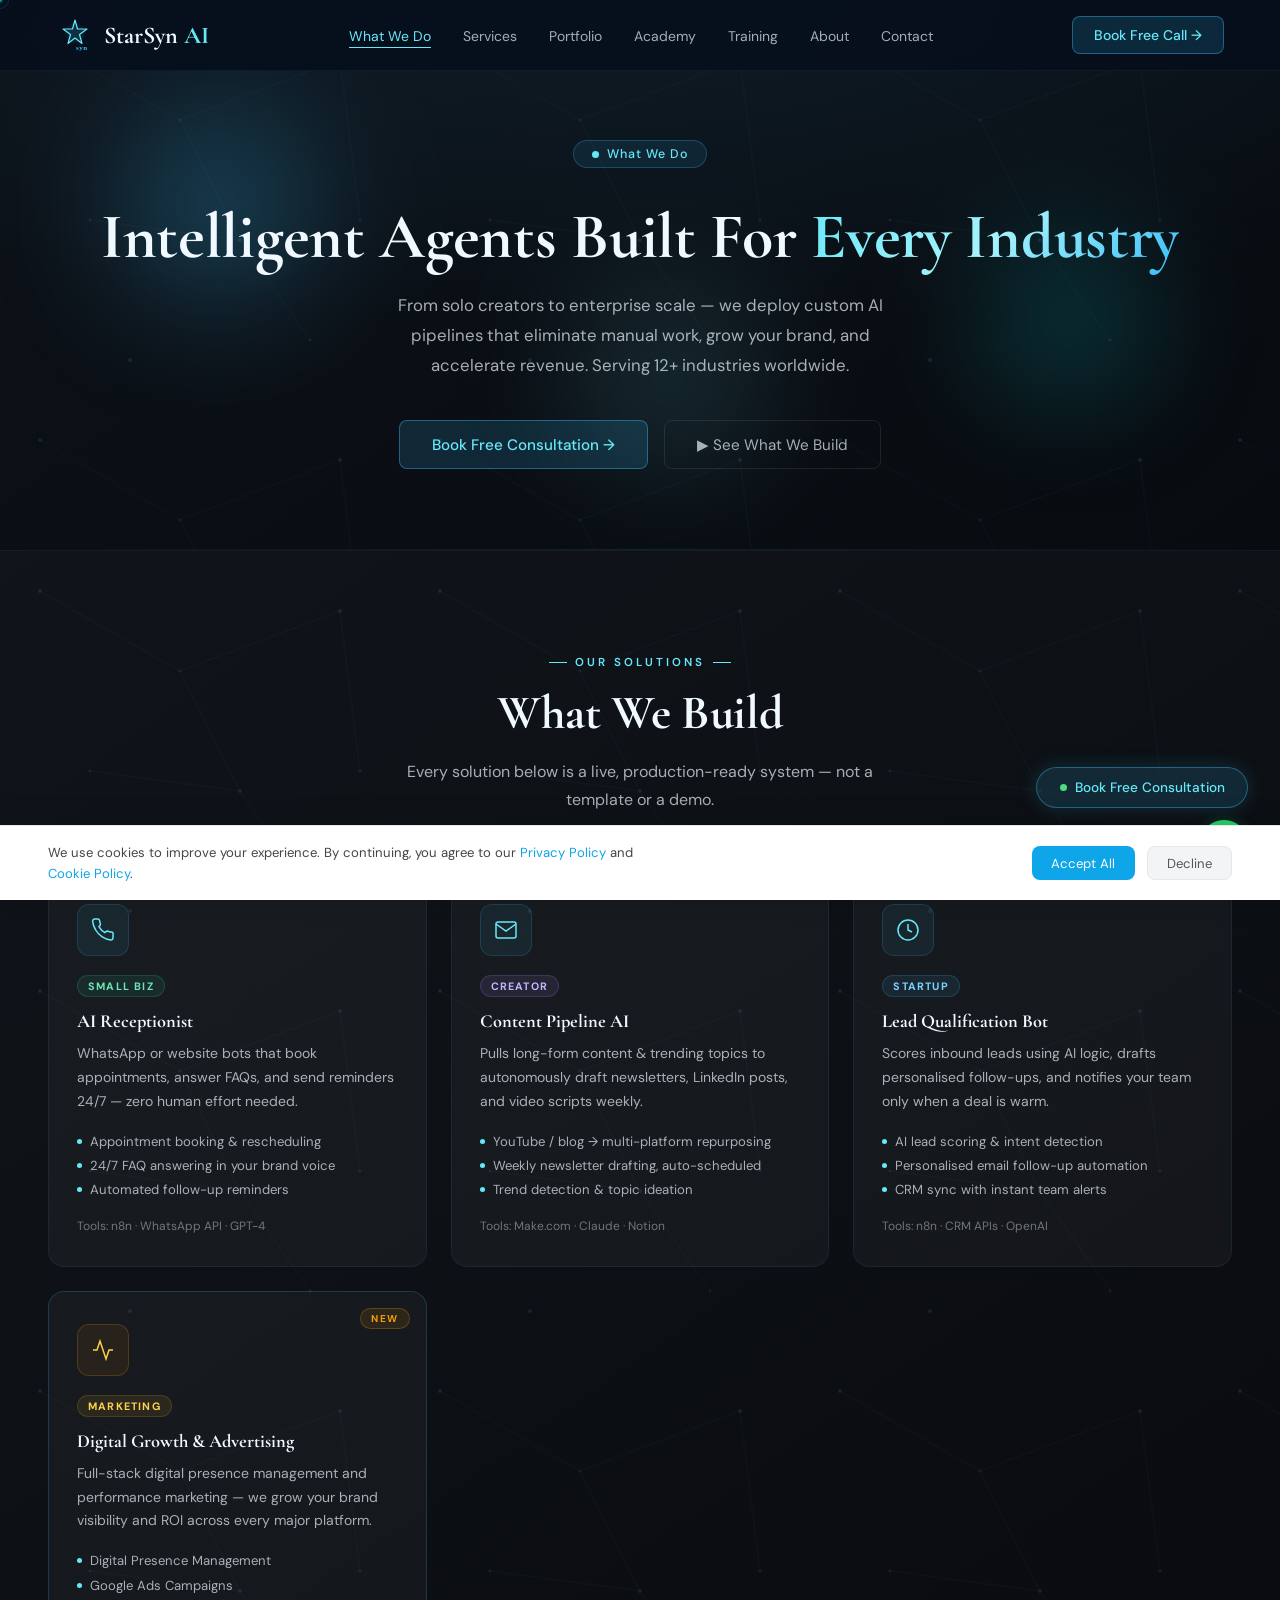
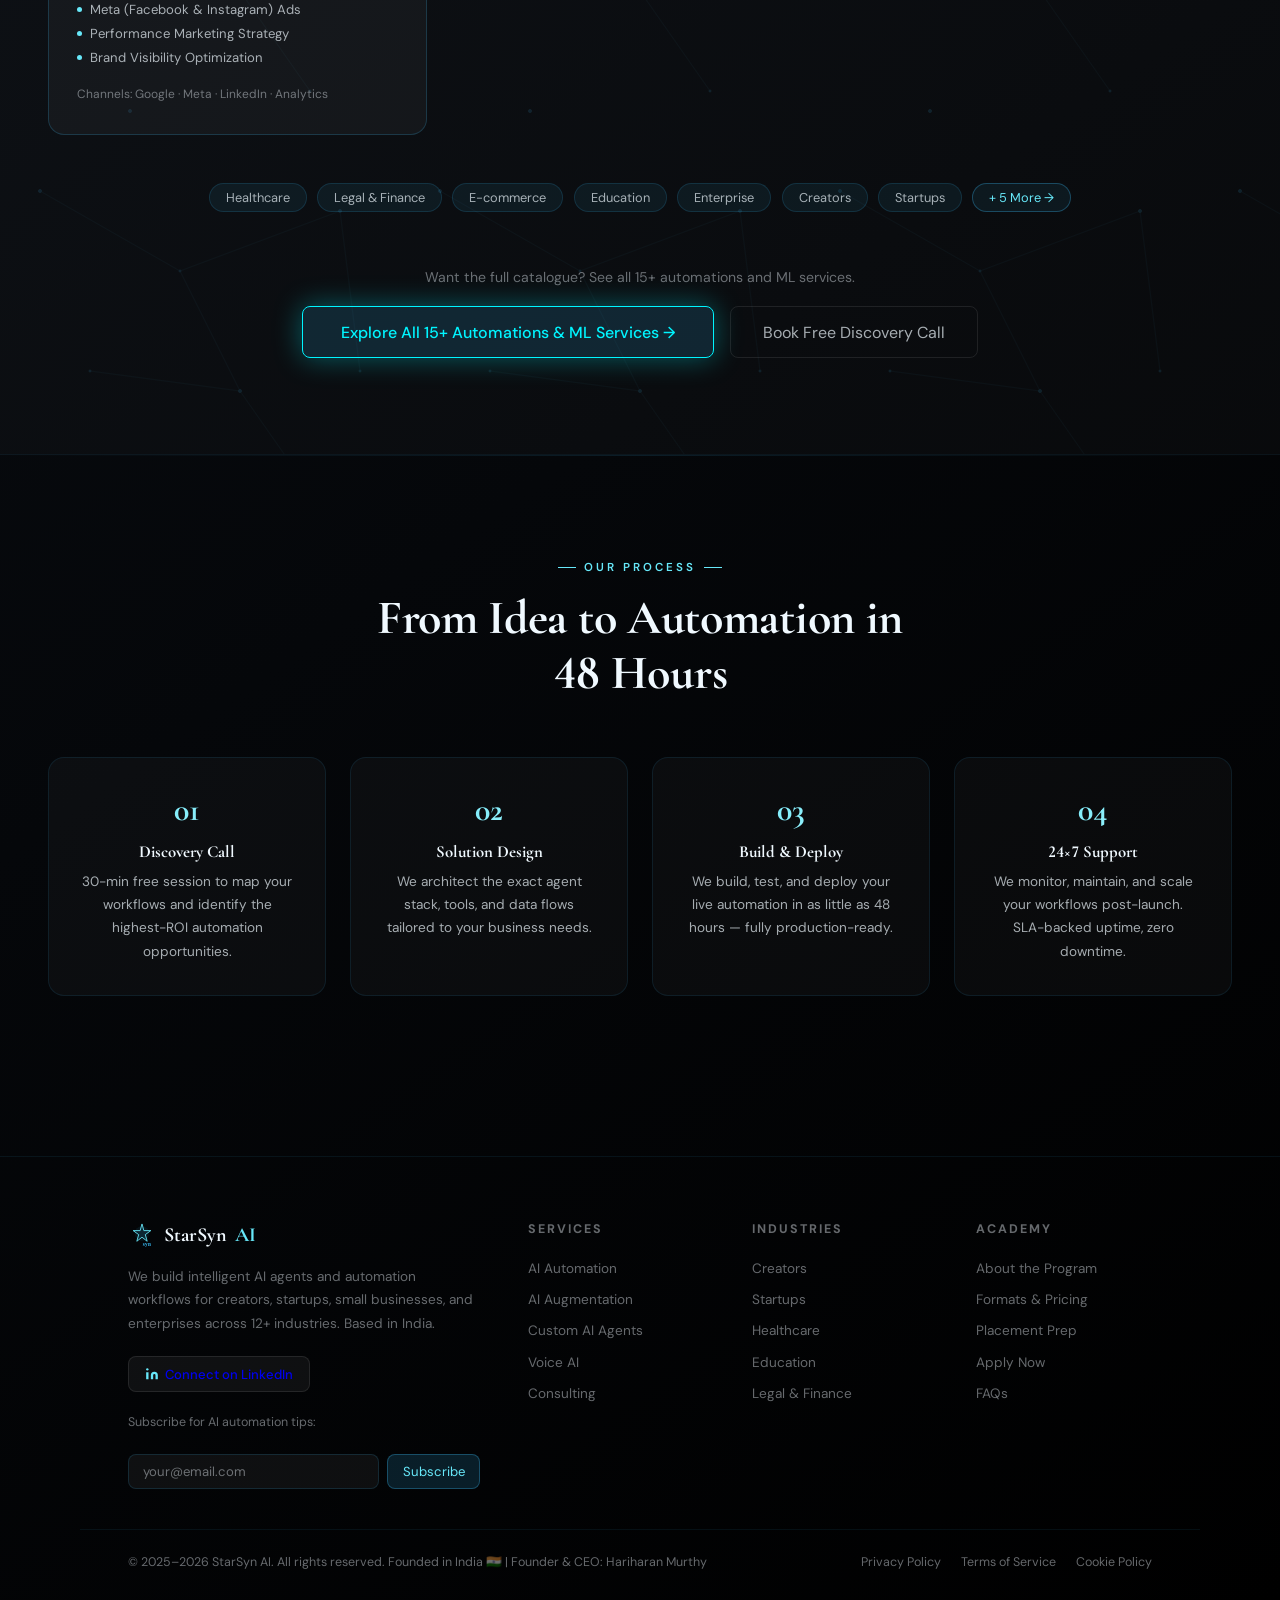
<file: solutions.html>
<!DOCTYPE html>
<html lang="en">
<head>
<meta charset="UTF-8"/>
<meta name="viewport" content="width=device-width, initial-scale=1.0"/>
<title>What We Do — AI Solutions & Intelligent Agents | StarSyn AI</title>
<meta name="description" content="Explore StarSyn AI's intelligent solutions — AI Receptionists, Content Pipeline AI, Lead Qualification Bots, Digital Growth & Advertising, and more. Custom-built for every industry."/>
<meta name="keywords" content="AI solutions, AI automation, AI agents, digital growth, Google Ads, Meta Ads, performance marketing, n8n, workflow automation, StarSyn AI"/>
<meta name="author" content="StarSyn AI"/>
<meta property="og:title" content="What We Do — AI Solutions | StarSyn AI"/>
<meta property="og:description" content="Intelligent AI agents and automation solutions for creators, startups, small businesses, and enterprises across 12+ industries."/>
<meta property="og:type" content="website"/>
<meta property="og:image" content="https://www.starsynai.com/assets/img/og-card.png"/>
<meta property="og:image:width" content="1200"/>
<meta property="og:image:height" content="630"/>
<meta property="og:image:alt" content="StarSyn AI — Automate. Augment. Accelerate."/>
<meta name="twitter:image" content="https://www.starsynai.com/assets/img/og-card.png"/>
<meta name="twitter:card" content="summary_large_image"/>
<meta property="og:url" content="https://www.starsynai.com/solutions"/>
<link rel="canonical" href="https://www.starsynai.com/solutions"/>
<!-- Google Analytics GA4 -->
<script async src="https://www.googletagmanager.com/gtag/js?id=G-5E94DWD6KF"></script>
<script>
window.dataLayer = window.dataLayer || [];
function gtag(){dataLayer.push(arguments);}
gtag('js', new Date());
gtag('config', 'G-5E94DWD6KF');
</script>
<script type="application/ld+json">
[
  {
    "@context": "https://schema.org",
    "@type": "Organization",
    "name": "StarSyn AI",
    "url": "https://www.starsynai.com",
    "logo": "https://www.starsynai.com/favicon.svg",
    "sameAs": ["https://www.linkedin.com/company/starsynai", "https://www.instagram.com/starsynai"]
  },
  {
    "@context": "https://schema.org",
    "@type": "BreadcrumbList",
    "itemListElement": [
      {"@type": "ListItem", "position": 1, "name": "Home", "item": "https://www.starsynai.com/"},
      {"@type": "ListItem", "position": 2, "name": "What We Do — AI Solutions", "item": "https://www.starsynai.com/solutions"}
    ]
  }
]
</script>
<link rel="preconnect" href="https://fonts.googleapis.com"/>
<link href="https://fonts.googleapis.com/css2?family=DM+Sans:ital,wght@0,300;0,400;0,500;1,300&family=Cormorant+Garamond:wght@400;600;700&display=swap" rel="stylesheet"/>
<style>
:root{
  --bg1:#0a0e14;--bg2:#101620;--bg3:#151c26;
  --surface:rgba(255,255,255,0.05);--surface2:rgba(255,255,255,0.08);
  --border:rgba(255,255,255,0.09);--border2:rgba(255,255,255,0.16);
  --accent:#38bdf8;--accent2:#06b6d4;--accent3:#67e8f9;
  --neon:#00f5ff;--gold:#f59e0b;--green:#4ade80;
  --text:#f0f9ff;--text2:rgba(240,249,255,0.68);--text3:rgba(240,249,255,0.42);
  --serif:'Cormorant Garamond',Georgia,'Times New Roman',serif;
  --sans:'DM Sans',sans-serif;
  --r:16px;--rl:20px;
  --sh:0 4px 24px rgba(0,0,0,0.25);--shl:0 8px 40px rgba(0,0,0,0.35);
  --glow:0 0 20px rgba(56,189,248,0.18);--glowl:0 0 40px rgba(0,245,255,0.32);
}
*,*::before,*::after{margin:0;padding:0;box-sizing:border-box;}
html{scroll-behavior:smooth;background-color:#020613;}
/* Cormorant Garamond defaults to old-style figures; force lining, tabular
   numerals so stats and headline numbers sit on the baseline and align. */
.trust-num,.stat-num,.step-num-inner,.section-title,h1,h2,h3,h4,.aaa-word,.hero-h1,
.case-stat-num,.pl-label .pl-n,.mm-step i{font-variant-numeric:lining-nums tabular-nums;
  font-feature-settings:'lnum' 1,'tnum' 1;}

/* Anchor targets must clear the fixed nav, or the heading lands underneath it. */
section[id],div[id]{scroll-margin-top:92px;}

body{font-family:var(--sans);animation:pageFadeIn 0.4s ease-out forwards;background:linear-gradient(145deg,#0d1219 0%,#05070a 60%,#000000 100%);color:var(--text);overflow-x:clip;min-height:100vh;}
@keyframes pageFadeIn{from{opacity:0;}to{opacity:1;}}
@keyframes fadeUp{0%{opacity:0;transform:translateY(30px);}100%{opacity:1;transform:translateY(0);}}
@keyframes fadeDown{0%{opacity:0;transform:translateY(-30px);}100%{opacity:1;transform:translateY(0);}}
@keyframes pulse{0%,100%{opacity:1;}50%{opacity:0.6;}}
@keyframes driftOrbs{0%{transform:scale(1) translateY(0);}100%{transform:scale(1.1) translateY(-60px);}}

section{position:relative;z-index:1;}
.bg-orbs{position:absolute;inset:0;z-index:0;pointer-events:none;background-image:url('data:image/svg+xml;utf8,<svg width="400" height="400" xmlns="http://www.w3.org/2000/svg"><g stroke="%2338bdf8" fill="%2338bdf8" opacity="0.12"><circle cx="40" cy="40" r="1.5"/><circle cx="180" cy="120" r="1"/><circle cx="340" cy="60" r="1.5"/><circle cx="90" cy="220" r="1"/><circle cx="240" cy="240" r="1.5"/><circle cx="360" cy="220" r="1"/><circle cx="130" cy="360" r="1.5"/><circle cx="310" cy="340" r="1"/><line x1="40" y1="40" x2="180" y2="120" stroke-width="0.3"/><line x1="180" y1="120" x2="340" y2="60" stroke-width="0.3"/><line x1="180" y1="120" x2="240" y2="240" stroke-width="0.3"/><line x1="90" y1="220" x2="240" y2="240" stroke-width="0.3"/><line x1="240" y1="240" x2="310" y2="340" stroke-width="0.3"/><line x1="340" y1="60" x2="360" y2="220" stroke-width="0.3"/></g></svg>');background-size:400px 400px;animation:driftOrbs 30s linear infinite alternate;}

/* CURSOR */
.cursor{position:fixed;width:4px;height:4px;background:var(--neon);border-radius:50%;pointer-events:none;z-index:9999;transform:translate(-50%,-50%);box-shadow:0 0 3px var(--neon);transition:width .15s,height .15s;opacity:0.6;}
.cursor-ring{position:fixed;width:18px;height:18px;border:1px solid rgba(0,245,255,0.15);border-radius:50%;pointer-events:none;z-index:9998;transform:translate(-50%,-50%);}

/* COOKIE */
.cookie-banner{position:fixed;bottom:0;left:0;right:0;z-index:900;background:#ffffff;border-top:1px solid #e5e7eb;padding:1rem 3rem;display:flex;align-items:center;justify-content:space-between;gap:1rem;flex-wrap:wrap;box-shadow:0 -4px 28px rgba(0,0,0,0.12);transform:translateY(0);transition:transform .4s;}
.cookie-banner.hidden{transform:translateY(110%);}
.cookie-banner p{font-size:.82rem;color:#444444;max-width:600px;line-height:1.6;}
.cookie-banner p a{color:#0ea5e9;text-decoration:none;}
.cookie-btns{display:flex;gap:.75rem;flex-shrink:0;}
.c-accept{background:#0ea5e9;color:#ffffff;border:none;padding:.45rem 1.2rem;border-radius:8px;font-size:.82rem;cursor:pointer;font-family:var(--sans);}
.c-decline{background:#f3f4f6;border:1px solid #e5e7eb;color:#555555;padding:.45rem 1.2rem;border-radius:8px;font-size:.82rem;cursor:pointer;font-family:var(--sans);}

/* FLOATING */
.float-wrap{position:fixed;bottom:2rem;right:2rem;z-index:800;display:flex;flex-direction:column;gap:.75rem;align-items:flex-end;}
.float-cta{background:rgba(56,189,248,0.15);color:var(--accent3);border:1.5px solid rgba(56,189,248,0.4);padding:.7rem 1.4rem;border-radius:50px;font-size:.85rem;font-weight:500;cursor:pointer;font-family:var(--sans);box-shadow:var(--glow);display:flex;align-items:center;gap:8px;transition:all .2s;backdrop-filter:blur(12px);animation:fadeUp .6s 1.5s ease both;}
.float-cta:hover{box-shadow:var(--glowl);border-color:var(--neon);color:var(--neon);}
.float-dot{width:7px;height:7px;background:var(--green);border-radius:50%;animation:pulse 2s infinite;}
.wa-btn{width:48px;height:48px;background:#25d366;border-radius:50%;border:none;cursor:pointer;display:flex;align-items:center;justify-content:center;box-shadow:0 4px 16px rgba(37,211,102,0.4);transition:all .2s;animation:fadeUp .6s 1.8s ease both;}
.wa-btn:hover{transform:scale(1.1);}
.wa-btn svg{width:26px;height:26px;fill:#fff;}

/* NAVBAR */
nav{position:fixed;top:0;left:0;right:0;z-index:500;display:flex;align-items:center;justify-content:space-between;padding:1rem 3.5rem;border-bottom:1px solid rgba(56,189,248,0.08);backdrop-filter:blur(24px);background:rgba(6,14,27,0.82);animation:fadeDown .6s ease both;}
.logo{font-family:var(--serif);font-weight:700;font-size:1.5rem;text-decoration:none;color:var(--text);display:flex;align-items:center;gap:10px;}
.logo-svg-wrap{position:relative;width:38px;height:38px;flex-shrink:0;}
.logo-svg-wrap svg{width:38px;height:38px;}
.logo-name{color:var(--text);white-space:nowrap;}
@media(max-width:600px){/* Logo + CTA + hamburger will not fit; the mobile menu already carries the same Book Free Call action. */.nav-right .btn-primary{display:none;}.logo-name{font-size:1.15rem;}}
.logo-name span{color:var(--accent3);}
.nav-links{display:flex;gap:2rem;list-style:none;}
.nav-links a{color:var(--text2);text-decoration:none;font-size:.875rem;transition:color .2s;position:relative;}
.nav-links a::after{content:'';position:absolute;bottom:-3px;left:0;width:0;height:1px;background:var(--accent3);transition:width .25s;}
.nav-links a:hover{color:var(--text);}
.nav-links a:hover::after{width:100%;}
.nav-links a.active{color:var(--accent3);}
.nav-links a.active::after{width:100%;}
.nav-right{display:flex;align-items:center;gap:.85rem;}
.hamburger{display:none;flex-direction:column;gap:5px;cursor:pointer;background:none;border:none;padding:4px;}
.hamburger span{display:block;width:22px;height:1.5px;background:var(--text2);transition:all .3s;}
.hamburger.open span:nth-child(1){transform:rotate(45deg) translate(4px,4px);}
.hamburger.open span:nth-child(2){opacity:0;}
.hamburger.open span:nth-child(3){transform:rotate(-45deg) translate(4px,-4px);}
.mobile-menu{display:none;position:fixed;top:65px;left:0;right:0;background:rgba(6,14,27,0.98);border-bottom:1px solid rgba(56,189,248,0.1);padding:2rem 3rem;z-index:499;backdrop-filter:blur(20px);}
.mobile-menu.open{display:block;}
.mobile-menu ul{list-style:none;display:flex;flex-direction:column;gap:1.25rem;}
.mobile-menu a{color:var(--text2);text-decoration:none;font-size:1rem;transition:color .2s;}
.mobile-menu a:hover{color:var(--accent3);}
.btn-ghost{background:none;border:1px solid var(--border);color:var(--text2);padding:.48rem 1.1rem;border-radius:8px;font-size:.85rem;cursor:pointer;transition:all .2s;font-family:var(--sans);}
.btn-ghost:hover{border-color:var(--accent);color:var(--accent3);}
.btn-primary{background:rgba(56,189,248,0.15);color:var(--accent3);border:1px solid rgba(56,189,248,0.4);padding:.55rem 1.3rem;border-radius:8px;font-size:.875rem;font-weight:500;cursor:pointer;font-family:var(--sans);transition:all .2s;}
.btn-primary:hover{box-shadow:var(--glow);border-color:var(--neon);color:var(--neon);}

/* SECTIONS */
.container{max-width:1280px;margin:0 auto;padding:0 3rem;}
.section-pad{padding:6rem 0;}
.eyebrow{display:inline-flex;align-items:center;gap:8px;font-size:.72rem;font-weight:600;letter-spacing:3px;color:var(--accent3);text-transform:uppercase;margin-bottom:1rem;}
.eyebrow-line{width:18px;height:1px;background:var(--accent3);}
.section-title{font-family:var(--serif);font-size:clamp(2rem,3.8vw,3rem);font-weight:700;line-height:1.15;letter-spacing:-.3px;margin-bottom:1rem;color:var(--text);}
.section-sub{color:var(--text2);font-size:1rem;line-height:1.8;max-width:520px;}
.divider{height:1px;background:linear-gradient(90deg,transparent,rgba(56,189,248,0.12),transparent);}
.surface-s{background:rgba(255,255,255,0.018);border-top:1px solid rgba(56,189,248,0.06);border-bottom:1px solid rgba(56,189,248,0.06);}
.neon-click{cursor:pointer;}
.neon-click.lit{box-shadow:0 0 0 2px var(--neon),0 0 22px rgba(0,245,255,0.32),inset 0 0 16px rgba(0,245,255,0.05)!important;border-color:var(--neon)!important;}

/* REVEAL */
.reveal{opacity:0;transform:translateY(24px);transition:opacity .55s ease,transform .55s ease;}
.reveal.visible{opacity:1;transform:translateY(0);}

/* PAGE HERO */
.page-hero{padding:140px 0 80px;text-align:center;position:relative;overflow:hidden;}
.page-hero::before{content:'';position:absolute;top:0;left:0;right:0;bottom:0;background:radial-gradient(ellipse 80% 60% at 50% 0%,rgba(56,189,248,0.07),transparent);pointer-events:none;animation:heroGradientShift 14s ease-in-out infinite;}
@keyframes heroGradientShift{0%,100%{opacity:0.9;}50%{opacity:1.3;}}
.page-hero .floating-orb{position:absolute;border-radius:50%;filter:blur(60px);pointer-events:none;mix-blend-mode:screen;z-index:0;}
.page-hero .floating-orb.orb-1{top:12%;left:6%;width:min(280px,40vw);height:min(280px,40vw);background:radial-gradient(circle,rgba(56,189,248,0.4) 0%,transparent 70%);animation:orbFloat1 14s ease-in-out infinite;}
.page-hero .floating-orb.orb-2{top:38%;right:8%;width:min(220px,36vw);height:min(220px,36vw);background:radial-gradient(circle,rgba(0,245,255,0.3) 0%,transparent 70%);animation:orbFloat2 18s ease-in-out infinite;}
.page-hero .floating-orb.orb-3{bottom:8%;left:42%;width:min(260px,38vw);height:min(260px,38vw);background:radial-gradient(circle,rgba(103,232,249,0.22) 0%,transparent 70%);animation:orbFloat3 22s ease-in-out infinite;}
@keyframes orbFloat1{0%,100%{transform:translate(0,0) scale(1);opacity:0.7;}50%{transform:translate(40px,-30px) scale(1.08);opacity:1;}}
@keyframes orbFloat2{0%,100%{transform:translate(0,0) scale(1);opacity:0.5;}50%{transform:translate(-30px,20px) scale(1.12);opacity:0.9;}}
@keyframes orbFloat3{0%,100%{transform:translate(0,0) scale(1);opacity:0.4;}50%{transform:translate(25px,-40px) scale(1.05);opacity:0.8;}}
@media(prefers-reduced-motion:reduce){.page-hero .floating-orb,.page-hero::before{animation:none;}}
.hero-badge{display:inline-flex;align-items:center;gap:8px;background:rgba(56,189,248,0.1);border:1px solid rgba(56,189,248,0.25);color:var(--accent3);font-size:.78rem;font-weight:500;padding:5px 18px;border-radius:100px;margin-bottom:2rem;letter-spacing:1px;position:relative;z-index:1;animation:fadeUp .6s .1s ease both;}
.badge-pulse{width:7px;height:7px;background:var(--accent3);border-radius:50%;animation:pulse 2s infinite;}
.grad-text{background:linear-gradient(135deg,var(--accent3) 0%,#a5f3fc 50%,var(--accent) 100%);-webkit-background-clip:text;-webkit-text-fill-color:transparent;background-clip:text;}

/* SERVICES GRID */
.services-grid{display:grid;grid-template-columns:repeat(auto-fill,minmax(320px,1fr));gap:1.5rem;}
.scard{background:rgba(255,255,255,0.04);border:1px solid rgba(56,189,248,0.09);border-radius:var(--r);padding:2rem 1.75rem;transition:all .25s;position:relative;overflow:hidden;}
.scard::after{content:'';position:absolute;bottom:0;left:0;right:0;height:2px;background:linear-gradient(90deg,var(--accent2),var(--accent3));transform:scaleX(0);transform-origin:left;transition:transform .3s;}
.scard:hover,.scard.lit{border-color:rgba(56,189,248,0.28);transform:translateY(-4px);box-shadow:0 8px 32px rgba(56,189,248,0.1);}
.scard:hover::after,.scard.lit::after{transform:scaleX(1);}
.scard-icon-tile{width:52px;height:52px;border-radius:12px;background:rgba(56,189,248,0.07);border:1px solid rgba(56,189,248,0.16);display:flex;align-items:center;justify-content:center;margin-bottom:1.1rem;}
.scard-icon-tile svg{width:24px;height:24px;stroke:var(--accent3);fill:none;stroke-width:1.5;}
.stag{font-size:.67rem;font-weight:700;letter-spacing:1.2px;text-transform:uppercase;padding:3px 10px;border-radius:100px;margin-bottom:.85rem;display:inline-block;}
.tag-cr{background:rgba(167,139,250,0.1);color:#c4b5fd;border:1px solid rgba(167,139,250,0.18);}
.tag-st{background:rgba(56,189,248,0.09);color:#7dd3fc;border:1px solid rgba(56,189,248,0.18);}
.tag-bz{background:rgba(52,211,153,0.09);color:#6ee7b7;border:1px solid rgba(52,211,153,0.18);}
.tag-mk{background:rgba(251,191,36,0.09);color:#fcd34d;border:1px solid rgba(251,191,36,0.14);}
.scard h4{font-family:var(--serif);font-size:1.15rem;font-weight:700;margin-bottom:.6rem;color:var(--text);}
.scard p{color:var(--text2);font-size:.875rem;line-height:1.7;}
.scard-features{margin-top:1.2rem;display:flex;flex-direction:column;gap:.45rem;}
.scard-feature{display:flex;align-items:flex-start;gap:8px;font-size:.82rem;color:var(--text2);}
.scard-feature-dot{width:5px;height:5px;background:var(--accent3);border-radius:50%;flex-shrink:0;margin-top:6px;}

/* FOOTER */
footer{border-top:1px solid rgba(56,189,248,0.08);margin-top:4rem;}
.footer-top{max-width:1120px;margin:0 auto;padding:4rem 3rem 2.5rem;display:grid;grid-template-columns:2fr 1fr 1fr 1fr;gap:3rem;}
.footer-logo{font-family:var(--serif);font-size:1.25rem;font-weight:700;color:var(--text);display:flex;align-items:center;gap:8px;margin-bottom:1rem;}
.footer-logo span{color:var(--accent3);}
.footer-brand p{color:var(--text3);font-size:.85rem;line-height:1.75;margin-bottom:1.25rem;}
.footer-social{display:flex;gap:.75rem;margin-bottom:1.25rem;}
.s-btn{width:36px;height:36px;border-radius:8px;background:rgba(255,255,255,0.05);border:1px solid var(--border);display:flex;align-items:center;justify-content:center;transition:all .2s;text-decoration:none;}
.s-btn:hover{background:rgba(56,189,248,0.1);border-color:rgba(56,189,248,0.3);}
.newsletter-form{display:flex;gap:.5rem;margin-top:.5rem;}
.newsletter-form input{flex:1;background:rgba(255,255,255,0.05);border:1px solid rgba(56,189,248,0.15);border-radius:8px;padding:.5rem .85rem;color:var(--text);font-family:var(--sans);font-size:.82rem;outline:none;}
.newsletter-form input::placeholder{color:var(--text3);}
.newsletter-form button{background:rgba(56,189,248,0.15);color:var(--accent3);border:1px solid rgba(56,189,248,0.3);padding:.5rem .9rem;border-radius:8px;font-size:.82rem;cursor:pointer;font-family:var(--sans);white-space:nowrap;transition:all .2s;}
.newsletter-form button:hover{background:rgba(56,189,248,0.25);}
.footer-col h5{font-size:.78rem;font-weight:700;letter-spacing:2px;text-transform:uppercase;color:var(--text3);margin-bottom:1.25rem;}
.footer-col ul{list-style:none;display:flex;flex-direction:column;gap:.65rem;}
.footer-col a{color:var(--text3);text-decoration:none;font-size:.85rem;transition:color .2s;}
.footer-col a:hover{color:var(--accent3);}
.footer-bottom{max-width:1120px;margin:0 auto;padding:1.5rem 3rem 2rem;display:flex;align-items:center;justify-content:space-between;border-top:1px solid rgba(56,189,248,0.07);flex-wrap:wrap;gap:.75rem;}
.footer-bottom p{color:var(--text3);font-size:.78rem;}
.footer-links{display:flex;gap:1.25rem;}
.footer-links a{color:var(--text3);text-decoration:none;font-size:.78rem;cursor:pointer;transition:color .2s;}
.footer-links a:hover{color:var(--accent3);}

/* LEGAL MODALS */
.legal-modal{position:fixed;inset:0;background:rgba(2,6,19,0.97);z-index:99999;overflow-y:auto;opacity:0;pointer-events:none;transition:opacity .4s;display:block;}
.legal-modal.open{opacity:1;pointer-events:auto;}
.legal-inner{max-width:800px;margin:6rem auto;padding:3rem;background:rgba(255,255,255,0.03);border:1px solid rgba(56,189,248,0.12);border-radius:20px;}
.legal-close{background:rgba(56,189,248,0.08);border:1px solid rgba(56,189,248,0.2);color:var(--accent3);padding:.5rem 1.2rem;border-radius:100px;cursor:pointer;font-family:var(--sans);font-size:.85rem;margin-bottom:2rem;display:inline-block;transition:all .2s;}
.legal-close:hover{background:rgba(56,189,248,0.16);}
.legal-inner .legal-title,.legal-inner h1{font-family:var(--serif);font-size:2rem;margin-bottom:.5rem;color:var(--text);}
.legal-date{color:var(--text3);font-size:.82rem;margin-bottom:2rem;}
.legal-inner h2{font-family:var(--serif);font-size:1.2rem;margin:1.5rem 0 .5rem;color:var(--text);}
.legal-inner p,.legal-inner li{color:var(--text2);font-size:.9rem;line-height:1.8;margin-bottom:.75rem;}
.legal-inner ul{padding-left:1.5rem;}

/* VISITOR POPUP */
#visitorPopup{display:none;position:fixed;bottom:6rem;left:50%;transform:translateX(-50%);z-index:850;background:rgba(10,22,40,0.97);border:1.5px solid rgba(56,189,248,0.25);border-radius:16px;padding:1.5rem 2rem;max-width:420px;width:90%;backdrop-filter:blur(20px);box-shadow:0 8px 40px rgba(0,0,0,0.4);}

/* RESPONSIVE */
@media(max-width:900px){
  nav{padding:1rem 1.5rem;}
  .nav-links,.nav-right .btn-ghost{display:none;}
  .hamburger{display:flex;}
  .container{padding:0 1.5rem;}
  .section-pad{padding:4rem 0;}
  .footer-top{grid-template-columns:1fr;gap:2rem;}
  .footer-bottom{flex-direction:column;align-items:flex-start;}
  .services-grid{grid-template-columns:1fr;}
}
@media(max-width:480px){
  .section-pad{padding:3.5rem 0;}
  .services-grid{grid-template-columns:1fr;}
}

/* MOBILE BREATHING ROOM — reduce clutter on small screens */
@media(max-width:768px) {
  /* Hide custom cursor on touch devices */
  .cursor, .cursor-ring { display: none !important; }

  /* Hide floating text CTA — hero already has CTAs */
  .float-cta { display: none !important; }

  /* WhatsApp button — small & tucked in corner */
  .float-wrap { bottom: .75rem; right: .75rem; }
  .wa-btn { width: 38px; height: 38px; }
  .wa-btn svg { width: 20px; height: 20px; }

  /* Hide service toast on mobile — too intrusive */
  #service-toast { display: none !important; }

  /* Hide visitor popup on mobile — footer newsletter serves same purpose */
  #visitorPopup { display: none !important; }

  /* Cookie banner — compact */
  .cookie-banner { padding: .6rem 1rem; flex-direction: column; gap: .5rem; text-align: center; font-size: .78rem; }
  .cookie-banner p { font-size: .75rem; margin: 0; }
  .cookie-btns { gap: .4rem; }
  .c-accept, .c-decline { padding: .4rem .8rem; font-size: .75rem; }

  /* Navbar — tighter padding */
  nav { padding: .75rem 1rem; }

  /* Section titles — scale down */
  .section-title { font-size: clamp(1.6rem, 6vw, 2.2rem) !important; }
  .section-sub { font-size: .85rem !important; }

  /* Cards — less padding */
  .aaa-card { padding: 1.25rem; }
  .tcard { padding: 1.25rem; }

  /* CTA band — less padding */
  .cta-band { padding: 3rem 1.5rem; }
}
</style>

<!-- Cal.com Popup Embed -->
<script type="text/javascript">
(function (C, A, L) { let p = function (a, ar) { a.q.push(ar); }; let d = C.document; C.Cal = C.Cal || function () { let cal = C.Cal; let ar = arguments; if (!cal.loaded) { cal.ns = {}; cal.q = cal.q || []; d.head.appendChild(d.createElement("script")).src = A; cal.loaded = true; } if (ar[0] === L) { const api = function () { p(api, arguments); }; const namespace = ar[1]; api.q = api.q || []; if(typeof namespace === "string"){cal.ns[namespace] = cal.ns[namespace] || api;p(cal.ns[namespace], ar);p(cal, ["-queue", namespace, ar]);}else{p(cal, ar);} return; } p(cal, ar); }; })(window, "https://app.cal.eu/embed/embed.js", "init");
Cal("init", "booking", {origin:"https://cal.eu"});
Cal.ns["booking"]("ui", {"hideEventTypeDetails":false,"layout":"month_view","cssVarsPerTheme":{"dark":{"cal-brand":"#38bdf8"}}});
</script>
</head>
<body>
<div class="cursor" id="cursor"></div>
<div class="cursor-ring" id="cursorRing"></div>

<!-- LEGAL MODALS -->
<div class="legal-modal" id="privacyModal">
  <div class="legal-inner">
    <button class="legal-close" onclick="closeLegal('privacyModal')">← Back</button>
    <p class="legal-title">Privacy Policy</p>
    <div class="legal-date">Last updated: March 2025</div>
    <p>StarSyn AI ("we", "our", or "us") is committed to protecting your personal information and your right to privacy. This Privacy Policy explains how we collect, use, and safeguard your information when you visit our website or engage with our services.</p>
    <h2>Information We Collect</h2>
    <p>We collect information you provide directly to us, such as when you fill out a contact form, apply for the Academy, or subscribe to our newsletter. This includes your name, email address, phone number, and any messages you send us.</p>
    <h2>How We Use Your Information</h2>
    <ul>
      <li>To respond to your enquiries and provide requested services</li>
      <li>To send you updates about our services, Academy, and resources (with your consent)</li>
      <li>To improve our website and services based on how you interact with them</li>
      <li>To comply with legal obligations</li>
    </ul>
    <h2>Data Storage</h2>
    <p>Your form submissions are stored securely in our database. We do not sell, trade, or rent your personal information to third parties.</p>
    <h2>Contact</h2>
    <p>For any privacy-related questions, please email: starsynaiindia@gmail.com</p>
  </div>
</div>
<div class="legal-modal" id="termsModal">
  <div class="legal-inner">
    <button class="legal-close" onclick="closeLegal('termsModal')">← Back</button>
    <p class="legal-title">Terms of Service</p>
    <div class="legal-date">Last updated: March 2025</div>
    <p>By accessing or using StarSyn AI's website and services, you agree to be bound by these Terms of Service.</p>
    <h2>Placement Preparation Disclaimer</h2>
    <p>StarSyn AI provides placement preparation services as a complimentary benefit to Academy students. We do not guarantee employment or arrange interviews with any company. All placement outcomes depend entirely on the student's own effort and merit.</p>
    <h2>Contact</h2>
    <p>For any questions regarding these terms, contact: starsynaiindia@gmail.com</p>
  </div>
</div>
<div class="legal-modal" id="cookieModal">
  <div class="legal-inner">
    <button class="legal-close" onclick="closeLegal('cookieModal')">← Back</button>
    <p class="legal-title">Cookie Policy</p>
    <div class="legal-date">Last updated: March 2025</div>
    <p>This Cookie Policy explains how StarSyn AI uses cookies and similar tracking technologies on our website.</p>
    <h2>Contact</h2>
    <p>For cookie-related questions: starsynaiindia@gmail.com</p>
  </div>
</div>

<!-- VISITOR EMAIL CAPTURE POPUP -->
<div id="visitorPopup">
  <button onclick="sessionStorage.setItem('ss_popup_dismissed','1');document.getElementById('visitorPopup').style.display='none'" style="position:absolute;top:.75rem;right:.75rem;background:none;border:none;color:var(--text3);cursor:pointer;font-size:1.1rem;">×</button>
  <h4 style="font-family:var(--serif);font-size:1.1rem;color:var(--text);margin-bottom:.35rem;">Stay in the Loop</h4>
  <p style="color:var(--text3);font-size:.82rem;margin-bottom:1rem;">Get AI automation tips, case studies and updates — free. No spam, ever.</p>
  <form onsubmit="captureVisitor(event)" style="display:flex;gap:.5rem;">
    <input type="email" id="visitorEmail" placeholder="your@email.com" required style="flex:1;background:rgba(255,255,255,0.06);border:1px solid rgba(56,189,248,0.18);border-radius:8px;padding:.6rem .9rem;color:var(--text);font-family:var(--sans);font-size:.85rem;outline:none;"/>
    <button type="submit" style="background:rgba(56,189,248,0.2);color:var(--accent3);border:1px solid rgba(56,189,248,0.35);padding:.6rem 1.1rem;border-radius:8px;cursor:pointer;font-family:var(--sans);font-size:.85rem;white-space:nowrap;">Join Free</button>
  </form>
</div>

<!-- COOKIE BANNER -->
<div class="cookie-banner hidden" id="cookieBanner">
  <p>We use cookies to improve your experience. By continuing, you agree to our <a href="#" onclick="openLegal('privacyModal')">Privacy Policy</a> and <a href="#" onclick="openLegal('cookieModal')">Cookie Policy</a>.</p>
  <div class="cookie-btns">
    <button class="c-accept" onclick="acceptCookie()">Accept All</button>
    <button class="c-decline" onclick="declineCookie()">Decline</button>
  </div>
</div>

<!-- FLOATING BUTTONS -->
<div class="float-wrap">
  <button class="float-cta" onclick="openConsultation()"><div class="float-dot"></div>Book Free Consultation</button>
  <button class="wa-btn" onclick="openWhatsApp()" title="Chat on WhatsApp">
    <svg viewBox="0 0 24 24"><path d="M17.472 14.382c-.297-.149-1.758-.867-2.03-.967-.273-.099-.471-.148-.67.15-.197.297-.767.966-.94 1.164-.173.199-.347.223-.644.075-.297-.15-1.255-.463-2.39-1.475-.883-.788-1.48-1.761-1.653-2.059-.173-.297-.018-.458.13-.606.134-.133.298-.347.446-.52.149-.174.198-.298.298-.497.099-.198.05-.371-.025-.52-.075-.149-.669-1.612-.916-2.207-.242-.579-.487-.5-.669-.51-.173-.008-.371-.01-.57-.01-.198 0-.52.074-.792.372-.272.297-1.04 1.016-1.04 2.479 0 1.462 1.065 2.875 1.213 3.074.149.198 2.096 3.2 5.077 4.487.709.306 1.262.489 1.694.625.712.227 1.36.195 1.871.118.571-.085 1.758-.719 2.006-1.413.248-.694.248-1.289.173-1.413-.074-.124-.272-.198-.57-.347m-5.421 7.403h-.004a9.87 9.87 0 01-5.031-1.378l-.361-.214-3.741.982.998-3.648-.235-.374a9.86 9.86 0 01-1.51-5.26c.001-5.45 4.436-9.884 9.888-9.884 2.64 0 5.122 1.03 6.988 2.898a9.825 9.825 0 012.893 6.994c-.003 5.45-4.437 9.884-9.885 9.884m8.413-18.297A11.815 11.815 0 0012.05 0C5.495 0 .16 5.335.157 11.892c0 2.096.547 4.142 1.588 5.945L.057 24l6.305-1.654a11.882 11.882 0 005.683 1.448h.005c6.554 0 11.89-5.335 11.893-11.893a11.821 11.821 0 00-3.48-8.413Z"/></svg>
  </button>
</div>

<!-- NAVBAR -->
<nav>
  <a href="/" class="logo">
    <div class="logo-svg-wrap">
      <svg viewBox="0 0 38 38" fill="none" xmlns="http://www.w3.org/2000/svg">
        <circle cx="19" cy="17" r="10" fill="rgba(56,189,248,0.08)"/>
        <polygon points="19,4 21.5,13 31,13 23.5,18.5 26,27.5 19,22 12,27.5 14.5,18.5 7,13 16.5,13" stroke="#67e8f9" stroke-width="1.2" fill="rgba(56,189,248,0.12)" stroke-linejoin="round"/>
        <text x="20" y="34" font-family="Times New Roman,serif" font-size="7" font-weight="600" fill="#38bdf8" letter-spacing="0.5">syn</text>
      </svg>
    </div>
    <span class="logo-name">StarSyn <span>AI</span></span>
  </a>
  <ul class="nav-links">
    <li><a href="/solutions" class="active">What We Do</a></li>
    <li><a href="/services">Services</a></li>
    <li><a href="/portfolio">Portfolio</a></li>
    <li><a href="/academy">Academy</a></li>
    <li><a href="/training">Training</a></li>
    <li><a href="/about">About</a></li>
    <li><a href="/contact">Contact</a></li>
  </ul>
  <div class="nav-right">
    <button class="btn-primary" onclick="openConsultation()">Book Free Call →</button>
    <button class="hamburger" id="hamburger" onclick="toggleMenu()"><span></span><span></span><span></span></button>
  </div>
</nav>

<!-- MOBILE MENU -->
<div class="mobile-menu" id="mobileMenu">
  <ul>
    <li><a href="/solutions" onclick="closeMenu()">What We Do</a></li>
    <li><a href="/services" onclick="closeMenu()">Services</a></li>
    <li><a href="/portfolio" onclick="closeMenu()">Portfolio</a></li>
    <li><a href="/academy" onclick="closeMenu()">Academy</a></li>
    <li><a href="/training" onclick="closeMenu()">Training</a></li>
    <li><a href="/about" onclick="closeMenu()">About</a></li>
    <li><a href="/contact" onclick="closeMenu()">Contact</a></li>
    <li><a href="#" onclick="openConsultation()">Book Free Call →</a></li>
  </ul>
</div>

<!-- PAGE HERO -->
<section class="page-hero" id="solutions">
  <div class="bg-orbs"></div>
  <div class="floating-orb orb-1" aria-hidden="true"></div>
  <div class="floating-orb orb-2" aria-hidden="true"></div>
  <div class="floating-orb orb-3" aria-hidden="true"></div>
  <div class="container" style="position:relative;z-index:1;">
    <div class="hero-badge" style="animation:fadeUp .6s .1s ease both;">
      <div class="badge-pulse"></div>
      What We Do
    </div>
    <h1 class="section-title" style="font-size:clamp(2.4rem,5vw,4rem);animation:fadeUp .7s .2s ease both;">
      Intelligent Agents Built For <span class="grad-text">Every Industry</span>
    </h1>
    <p class="section-sub" style="margin:1rem auto 2.5rem;font-size:1.05rem;animation:fadeUp .7s .3s ease both;">
      From solo creators to enterprise scale — we deploy custom AI pipelines that eliminate manual work, grow your brand, and accelerate revenue. Serving 12+ industries worldwide.
    </p>
    <div style="display:flex;gap:1rem;justify-content:center;flex-wrap:wrap;animation:fadeUp .7s .4s ease both;">
      <button class="btn-primary" style="padding:.85rem 2rem;font-size:.95rem;" onclick="openConsultation()">Book Free Consultation →</button>
      <button class="btn-ghost" style="padding:.85rem 2rem;font-size:.95rem;" onclick="window.location.href='/#portfolio-teaser'">▶ See What We Build</button>
    </div>
  </div>
</section>

<div class="divider"></div>

<!-- SOLUTIONS GRID -->
<section class="section-pad surface-s">
  <div class="bg-orbs"></div>
  <div class="container">
    <div class="reveal" style="text-align:center;max-width:620px;margin:0 auto 3.5rem;">
      <div class="eyebrow" style="justify-content:center;"><div class="eyebrow-line"></div>Our Solutions<div class="eyebrow-line"></div></div>
      <h2 class="section-title">What We Build</h2>
      <p class="section-sub" style="margin:0 auto;">Every solution below is a live, production-ready system — not a template or a demo.</p>
    </div>

    <div class="services-grid reveal">

      <!-- Card 1: AI Receptionist -->
      <div class="scard neon-click">
        <div class="scard-icon-tile">
          <svg viewBox="0 0 24 24"><path d="M22 16.92v3a2 2 0 0 1-2.18 2 19.79 19.79 0 0 1-8.63-3.07A19.5 19.5 0 0 1 4.69 12 19.79 19.79 0 0 1 1.61 3.18 2 2 0 0 1 3.6 1h3a2 2 0 0 1 2 1.72c.127.96.361 1.903.7 2.81a2 2 0 0 1-.45 2.11L7.91 8.6a16 16 0 0 0 6.07 6.07l.94-.94a2 2 0 0 1 2.11-.45c.907.339 1.85.573 2.81.7A2 2 0 0 1 22 16.92z"/></svg>
        </div>
        <div class="stag tag-bz">Small Biz</div>
        <h4>AI Receptionist</h4>
        <p>WhatsApp or website bots that book appointments, answer FAQs, and send reminders 24/7 — zero human effort needed.</p>
        <div class="scard-features">
          <div class="scard-feature"><div class="scard-feature-dot"></div>Appointment booking & rescheduling</div>
          <div class="scard-feature"><div class="scard-feature-dot"></div>24/7 FAQ answering in your brand voice</div>
          <div class="scard-feature"><div class="scard-feature-dot"></div>Automated follow-up reminders</div>
        </div>
        <div style="margin-top:1.25rem;font-size:.75rem;color:var(--text3);">Tools: n8n · WhatsApp API · GPT-4</div>
      </div>

      <!-- Card 2: Content Pipeline AI -->
      <div class="scard neon-click">
        <div class="scard-icon-tile">
          <svg viewBox="0 0 24 24"><path d="M4 4h16c1.1 0 2 .9 2 2v12c0 1.1-.9 2-2 2H4c-1.1 0-2-.9-2-2V6c0-1.1.9-2 2-2z"/><polyline points="22,6 12,13 2,6"/></svg>
        </div>
        <div class="stag tag-cr">Creator</div>
        <h4>Content Pipeline AI</h4>
        <p>Pulls long-form content &amp; trending topics to autonomously draft newsletters, LinkedIn posts, and video scripts weekly.</p>
        <div class="scard-features">
          <div class="scard-feature"><div class="scard-feature-dot"></div>YouTube / blog → multi-platform repurposing</div>
          <div class="scard-feature"><div class="scard-feature-dot"></div>Weekly newsletter drafting, auto-scheduled</div>
          <div class="scard-feature"><div class="scard-feature-dot"></div>Trend detection & topic ideation</div>
        </div>
        <div style="margin-top:1.25rem;font-size:.75rem;color:var(--text3);">Tools: Make.com · Claude · Notion</div>
      </div>

      <!-- Card 3: Lead Qualification Bot -->
      <div class="scard neon-click">
        <div class="scard-icon-tile">
          <svg viewBox="0 0 24 24"><circle cx="12" cy="12" r="10"/><polyline points="12 6 12 12 16 14"/></svg>
        </div>
        <div class="stag tag-st">Startup</div>
        <h4>Lead Qualification Bot</h4>
        <p>Scores inbound leads using AI logic, drafts personalised follow-ups, and notifies your team only when a deal is warm.</p>
        <div class="scard-features">
          <div class="scard-feature"><div class="scard-feature-dot"></div>AI lead scoring & intent detection</div>
          <div class="scard-feature"><div class="scard-feature-dot"></div>Personalised email follow-up automation</div>
          <div class="scard-feature"><div class="scard-feature-dot"></div>CRM sync with instant team alerts</div>
        </div>
        <div style="margin-top:1.25rem;font-size:.75rem;color:var(--text3);">Tools: n8n · CRM APIs · OpenAI</div>
      </div>

      <!-- Card 4: Digital Growth & Advertising (NEW) -->
      <div class="scard neon-click" style="border-color:rgba(56,189,248,0.2);">
        <div style="position:absolute;top:1rem;right:1rem;font-size:.62rem;font-weight:700;letter-spacing:1.5px;text-transform:uppercase;color:var(--gold);background:rgba(245,158,11,0.1);border:1px solid rgba(245,158,11,0.25);padding:3px 10px;border-radius:100px;">New</div>
        <div class="scard-icon-tile" style="background:rgba(245,158,11,0.07);border-color:rgba(245,158,11,0.2);">
          <svg viewBox="0 0 24 24" style="stroke:#fcd34d;"><polyline points="22 12 18 12 15 21 9 3 6 12 2 12"/></svg>
        </div>
        <div class="stag tag-mk">Marketing</div>
        <h4>Digital Growth &amp; Advertising</h4>
        <p>Full-stack digital presence management and performance marketing — we grow your brand visibility and ROI across every major platform.</p>
        <div class="scard-features">
          <div class="scard-feature"><div class="scard-feature-dot"></div>Digital Presence Management</div>
          <div class="scard-feature"><div class="scard-feature-dot"></div>Google Ads Campaigns</div>
          <div class="scard-feature"><div class="scard-feature-dot"></div>Meta (Facebook &amp; Instagram) Ads</div>
          <div class="scard-feature"><div class="scard-feature-dot"></div>Performance Marketing Strategy</div>
          <div class="scard-feature"><div class="scard-feature-dot"></div>Brand Visibility Optimization</div>
        </div>
        <div style="margin-top:1.25rem;font-size:.75rem;color:var(--text3);">Channels: Google · Meta · LinkedIn · Analytics</div>
      </div>

    </div>

    <!-- Industry Tags -->
    <div class="reveal" style="display:flex;flex-wrap:wrap;justify-content:center;gap:.65rem;margin-top:3rem;">
      <span style="background:rgba(56,189,248,0.07);border:1px solid rgba(56,189,248,0.15);padding:5px 16px;border-radius:100px;font-size:.8rem;color:var(--text2);">Healthcare</span>
      <span style="background:rgba(56,189,248,0.07);border:1px solid rgba(56,189,248,0.15);padding:5px 16px;border-radius:100px;font-size:.8rem;color:var(--text2);">Legal &amp; Finance</span>
      <span style="background:rgba(56,189,248,0.07);border:1px solid rgba(56,189,248,0.15);padding:5px 16px;border-radius:100px;font-size:.8rem;color:var(--text2);">E-commerce</span>
      <span style="background:rgba(56,189,248,0.07);border:1px solid rgba(56,189,248,0.15);padding:5px 16px;border-radius:100px;font-size:.8rem;color:var(--text2);">Education</span>
      <span style="background:rgba(56,189,248,0.07);border:1px solid rgba(56,189,248,0.15);padding:5px 16px;border-radius:100px;font-size:.8rem;color:var(--text2);">Enterprise</span>
      <span style="background:rgba(56,189,248,0.07);border:1px solid rgba(56,189,248,0.15);padding:5px 16px;border-radius:100px;font-size:.8rem;color:var(--text2);">Creators</span>
      <span style="background:rgba(56,189,248,0.07);border:1px solid rgba(56,189,248,0.15);padding:5px 16px;border-radius:100px;font-size:.8rem;color:var(--text2);">Startups</span>
      <span style="background:rgba(56,189,248,0.07);border:1px solid rgba(56,189,248,0.3);padding:5px 16px;border-radius:100px;font-size:.8rem;color:var(--accent3);">+ 5 More →</span>
    </div>

    <!-- CTA -->
    <div class="reveal" style="text-align:center;margin-top:3.5rem;">
      <p style="color:var(--text3);font-size:.88rem;margin-bottom:1.25rem;">Want the full catalogue? See all 15+ automations and ML services.</p>
      <div style="display:flex;gap:1rem;justify-content:center;flex-wrap:wrap;">
        <button class="btn-primary" style="box-shadow:0 0 28px rgba(0,245,255,0.35);border-color:var(--neon);color:var(--neon);padding:.9rem 2.4rem;font-size:1rem;" onclick="window.location.href='/services'">
          Explore All 15+ Automations &amp; ML Services →
        </button>
        <button class="btn-ghost" style="padding:.9rem 2rem;font-size:1rem;" onclick="openConsultation()">
          Book Free Discovery Call
        </button>
      </div>
    </div>
  </div>
</section>

<div class="divider"></div>

<!-- HOW IT WORKS (brief) -->
<section class="section-pad">
  <div class="container">
    <div class="reveal" style="text-align:center;max-width:580px;margin:0 auto 3.5rem;">
      <div class="eyebrow" style="justify-content:center;"><div class="eyebrow-line"></div>Our Process<div class="eyebrow-line"></div></div>
      <h2 class="section-title">From Idea to Automation in 48 Hours</h2>
    </div>
    <div class="reveal" style="display:grid;grid-template-columns:repeat(auto-fit,minmax(220px,1fr));gap:1.5rem;">
      <div style="background:rgba(255,255,255,0.03);border:1px solid rgba(56,189,248,0.1);border-radius:16px;padding:2rem;text-align:center;">
        <div style="font-family:var(--serif);font-size:2rem;font-weight:700;background:linear-gradient(135deg,var(--accent3),#a5f3fc);-webkit-background-clip:text;-webkit-text-fill-color:transparent;background-clip:text;margin-bottom:.75rem;">01</div>
        <h4 style="font-family:var(--serif);font-size:1.05rem;margin-bottom:.5rem;">Discovery Call</h4>
        <p style="color:var(--text2);font-size:.85rem;line-height:1.7;">30-min free session to map your workflows and identify the highest-ROI automation opportunities.</p>
      </div>
      <div style="background:rgba(255,255,255,0.03);border:1px solid rgba(56,189,248,0.1);border-radius:16px;padding:2rem;text-align:center;">
        <div style="font-family:var(--serif);font-size:2rem;font-weight:700;background:linear-gradient(135deg,var(--accent3),#a5f3fc);-webkit-background-clip:text;-webkit-text-fill-color:transparent;background-clip:text;margin-bottom:.75rem;">02</div>
        <h4 style="font-family:var(--serif);font-size:1.05rem;margin-bottom:.5rem;">Solution Design</h4>
        <p style="color:var(--text2);font-size:.85rem;line-height:1.7;">We architect the exact agent stack, tools, and data flows tailored to your business needs.</p>
      </div>
      <div style="background:rgba(255,255,255,0.03);border:1px solid rgba(56,189,248,0.1);border-radius:16px;padding:2rem;text-align:center;">
        <div style="font-family:var(--serif);font-size:2rem;font-weight:700;background:linear-gradient(135deg,var(--accent3),#a5f3fc);-webkit-background-clip:text;-webkit-text-fill-color:transparent;background-clip:text;margin-bottom:.75rem;">03</div>
        <h4 style="font-family:var(--serif);font-size:1.05rem;margin-bottom:.5rem;">Build &amp; Deploy</h4>
        <p style="color:var(--text2);font-size:.85rem;line-height:1.7;">We build, test, and deploy your live automation in as little as 48 hours — fully production-ready.</p>
      </div>
      <div style="background:rgba(255,255,255,0.03);border:1px solid rgba(56,189,248,0.1);border-radius:16px;padding:2rem;text-align:center;">
        <div style="font-family:var(--serif);font-size:2rem;font-weight:700;background:linear-gradient(135deg,var(--accent3),#a5f3fc);-webkit-background-clip:text;-webkit-text-fill-color:transparent;background-clip:text;margin-bottom:.75rem;">04</div>
        <h4 style="font-family:var(--serif);font-size:1.05rem;margin-bottom:.5rem;">24×7 Support</h4>
        <p style="color:var(--text2);font-size:.85rem;line-height:1.7;">We monitor, maintain, and scale your workflows post-launch. SLA-backed uptime, zero downtime.</p>
      </div>
    </div>
  </div>
</section>

<!-- FOOTER -->
<footer>
  <div class="footer-top">
    <div class="footer-brand">
      <div class="footer-logo">
        <svg viewBox="0 0 38 38" width="28" height="28" fill="none">
          <circle cx="19" cy="17" r="10" fill="rgba(56,189,248,0.08)"/>
          <polygon points="19,4 21.5,13 31,13 23.5,18.5 26,27.5 19,22 12,27.5 14.5,18.5 7,13 16.5,13" stroke="#67e8f9" stroke-width="1.2" fill="rgba(56,189,248,0.12)" stroke-linejoin="round"/>
          <text x="20" y="34" font-family="Times New Roman,serif" font-size="7" font-weight="600" fill="#38bdf8" letter-spacing="0.5">syn</text>
        </svg>
        StarSyn <span>AI</span>
      </div>
      <p>We build intelligent AI agents and automation workflows for creators, startups, small businesses, and enterprises across 12+ industries. Based in India.</p>
      <div class="footer-social">
        <a class="s-btn" href="https://www.linkedin.com/in/hariharan-murthy/" target="_blank" title="LinkedIn — Hariharan Murthy" style="width:auto;padding:0 1rem;gap:6px;font-size:.82rem;font-weight:500;">
          <svg width="14" height="14" viewBox="0 0 24 24" fill="var(--accent3)"><path d="M16 8a6 6 0 0 1 6 6v7h-4v-7a2 2 0 0 0-2-2 2 2 0 0 0-2 2v7h-4v-7a6 6 0 0 1 6-6z"/><rect x="2" y="9" width="4" height="12"/><circle cx="4" cy="4" r="2"/></svg>
          Connect on LinkedIn
        </a>
      </div>
      <p style="font-size:.78rem;margin-top:1rem;color:var(--text3);">Subscribe for AI automation tips:</p>
      <form class="newsletter-form" onsubmit="subscribeNewsletter(event)">
        <input type="email" placeholder="your@email.com" required/>
        <button type="submit">Subscribe</button>
      </form>
    </div>
    <div class="footer-col">
      <h5>Services</h5>
      <ul>
        <li><a href="/services">AI Automation</a></li>
        <li><a href="/solutions">AI Augmentation</a></li>
        <li><a href="/services">Custom AI Agents</a></li>
        <li><a href="/services">Voice AI</a></li>
        <li><a href="/contact" onclick="openConsultation()">Consulting</a></li>
      </ul>
    </div>
    <div class="footer-col">
      <h5>Industries</h5>
      <ul>
        <li><a href="/services">Creators</a></li>
        <li><a href="/services">Startups</a></li>
        <li><a href="/services">Healthcare</a></li>
        <li><a href="/services">Education</a></li>
        <li><a href="/services">Legal &amp; Finance</a></li>
      </ul>
    </div>
    <div class="footer-col">
      <h5>Academy</h5>
      <ul>
        <li><a href="/academy">About the Program</a></li>
        <li><a href="/academy">Formats &amp; Pricing</a></li>
        <li><a href="/academy">Placement Prep</a></li>
        <li><a href="/contact" onclick="openConsultation()">Apply Now</a></li>
        <li><a href="/#faq">FAQs</a></li>
      </ul>
    </div>
  </div>
  <div class="footer-bottom">
    <p>© 2025–2026 StarSyn AI. All rights reserved. Founded in India 🇮🇳 | Founder &amp; CEO: Hariharan Murthy</p>
    <div class="footer-links">
      <a onclick="openLegal('privacyModal')">Privacy Policy</a>
      <a onclick="openLegal('termsModal')">Terms of Service</a>
      <a onclick="openLegal('cookieModal')">Cookie Policy</a>
    </div>
  </div>
</footer>

<script>
// =============================================
// SUPABASE CONFIG
// =============================================
const SUPABASE_URL = 'https://xgbgpguneoywbexhdvpx.supabase.co';
const SUPABASE_ANON_KEY = 'eyJhbGciOiJIUzI1NiIsInR5cCI6IkpXVCJ9.eyJpc3MiOiJzdXBhYmFzZSIsInJlZiI6InhnYmdwZ3VuZW95d2JleGhkdnB4Iiwicm9sZSI6ImFub24iLCJpYXQiOjE3ODgzMjAwNDIsImV4cCI6MjEwMzg5NjA0Mn0.Wj3MV9Php09bhTVmde3l0kUoTw3W-6BTC0T1yPdYmzY';

async function saveToSupabase(table, data) {
  try {
    const res = await fetch(`${SUPABASE_URL}/rest/v1/${table}`, {
      method: 'POST',
      headers: {
        'Content-Type': 'application/json',
        'apikey': SUPABASE_ANON_KEY,
        'Authorization': `Bearer ${SUPABASE_ANON_KEY}`,
        'Prefer': 'return=minimal'
      },
      body: JSON.stringify(data)
    });
    return res.ok;
  } catch(e) { return false; }
}

// Track page visit
(async function trackVisit() {
  try {
    await saveToSupabase('page_visits', {
      referrer: document.referrer || 'direct',
      url: window.location.href,
      user_agent: navigator.userAgent.substring(0, 200),
      created_at: new Date().toISOString()
    });
  } catch(e) {}
})();

// Visitor popup after 60s — solutions/services pages only
let visitorTracked = false;
(function() {
  const path = window.location.pathname;
  if (!path.includes('/solutions') && !path.includes('/services')) return;
  setTimeout(() => {
    if (!visitorTracked && !localStorage.getItem('ss_visitor_seen') && !localStorage.getItem('ss_session') && !sessionStorage.getItem('ss_popup_dismissed')) {
      document.getElementById('visitorPopup').style.display = 'block';
    }
  }, 60000);
})();

async function captureVisitor(e) {
  e.preventDefault();
  const email = document.getElementById('visitorEmail').value;
  localStorage.setItem('ss_visitor_seen', '1');
  visitorTracked = true;
  document.getElementById('visitorPopup').innerHTML = '<p style="color:#4ade80;text-align:center;padding:1rem;">✓ You\'re on the list! We\'ll be in touch.</p>';
  setTimeout(() => { document.getElementById('visitorPopup').style.display = 'none'; }, 2500);
  await saveToSupabase('newsletter_subscribers', { email, source: 'visitor_popup_solutions', created_at: new Date().toISOString() });
}

// =============================================
// NEWSLETTER
// =============================================
async function subscribeNewsletter(e) {
  e.preventDefault();
  const email = e.target.querySelector('input').value;
  const btn = e.target.querySelector('button');
  await saveToSupabase('newsletter_subscribers', { email, source: 'footer_solutions', created_at: new Date().toISOString() });
  btn.textContent = 'Subscribed!'; btn.style.color = '#4ade80';
  e.target.reset();
  setTimeout(() => { btn.textContent = 'Subscribe'; btn.style.color = ''; }, 3000);
}

// =============================================
// CALENDLY
// =============================================
function openConsultation() {
  gtag("event","book_consultation",{event_category:"CTA"});
  Cal.ns["booking"]("modal", {
    calLink: "hariharan-murthy/30min",
    config: { layout: "month_view", theme: "dark", "cal-origin": "https://cal.eu" }
  });
}

// =============================================
// WHATSAPP
// =============================================
function openWhatsApp() {
  window.open(`https://wa.me/917867838938?text=${encodeURIComponent("Hi StarSyn AI! I'm interested in learning more about your solutions.")}`, '_blank');
}

// =============================================
// LEGAL
// =============================================
function openLegal(id) { document.getElementById(id).classList.add('open'); document.body.style.overflow = 'hidden'; }
function closeLegal(id) { document.getElementById(id).classList.remove('open'); document.body.style.overflow = ''; }

// =============================================
// COOKIE
// =============================================
if (!localStorage.getItem('ss_cookie')) document.getElementById('cookieBanner').classList.remove('hidden');
function acceptCookie() {
  localStorage.setItem('ss_cookie', 'accepted');
  document.getElementById('cookieBanner').classList.add('hidden');
}
function declineCookie() {
  localStorage.setItem('ss_cookie', 'declined');
  document.getElementById('cookieBanner').classList.add('hidden');
}

// =============================================
// MOBILE MENU
// =============================================
function toggleMenu() {
  document.getElementById('hamburger').classList.toggle('open');
  document.getElementById('mobileMenu').classList.toggle('open');
}
function closeMenu() {
  document.getElementById('hamburger').classList.remove('open');
  document.getElementById('mobileMenu').classList.remove('open');
}

// =============================================
// CURSOR
// =============================================
const cur = document.getElementById('cursor'), ring = document.getElementById('cursorRing');
let mx=0,my=0,rx=0,ry=0;
document.addEventListener('mousemove', e => { mx=e.clientX; my=e.clientY; cur.style.left=mx+'px'; cur.style.top=my+'px'; });
(function anim(){ rx+=(mx-rx)*.1; ry+=(my-ry)*.1; ring.style.left=rx+'px'; ring.style.top=ry+'px'; requestAnimationFrame(anim); })();
document.querySelectorAll('a,button,.scard').forEach(el => {
  el.addEventListener('mouseenter', () => { cur.style.width='8px'; cur.style.height='8px'; ring.style.width='28px'; ring.style.height='28px'; });
  el.addEventListener('mouseleave', () => { cur.style.width='4px'; cur.style.height='4px'; ring.style.width='18px'; ring.style.height='18px'; });
});

// =============================================
// NEON CLICK
// =============================================
document.querySelectorAll('.neon-click').forEach(el => {
  el.addEventListener('mousedown', () => el.classList.add('lit'));
  el.addEventListener('mouseup', () => setTimeout(() => el.classList.remove('lit'), 700));
  el.addEventListener('mouseleave', () => el.classList.remove('lit'));
});

// =============================================
// SCROLL REVEAL
// =============================================
const io = new IntersectionObserver(entries => {
  entries.forEach((e,i) => { if(e.isIntersecting) setTimeout(() => e.target.classList.add('visible'), i*80); });
}, { threshold: 0.07 });
document.querySelectorAll('.reveal').forEach(el => io.observe(el));
</script>
<!-- CARD STAGGER REVEAL — enhances grids site-wide -->
<script>
(function initCardStaggerReveal(){
  if (typeof gsap === 'undefined' || typeof ScrollTrigger === 'undefined') return;
  if (window.matchMedia('(prefers-reduced-motion: reduce)').matches) return;
  gsap.registerPlugin(ScrollTrigger);
  var selectors = ['.tcard', '.pcard', '.scard', '.cert-card', '.placement-card', '.format-card', '.duration-card', '.blog-card', '.ml-card', '.aaa-card', '.how-step'];
  selectors.forEach(function(sel){
    var els = document.querySelectorAll(sel);
    if (!els.length) return;
    var byParent = new Map();
    els.forEach(function(el){ var p = el.parentElement; if (!byParent.has(p)) byParent.set(p, []); byParent.get(p).push(el); });
    byParent.forEach(function(cards, parent){
      gsap.set(cards, { opacity: 0, y: 30 });
      gsap.to(cards, { opacity: 1, y: 0, duration: 0.7, ease: 'power3.out', stagger: 0.08, scrollTrigger: { trigger: parent, start: 'top 88%', once: true } });
    });
  });
})();
</script>

</body>
</html>
</file>
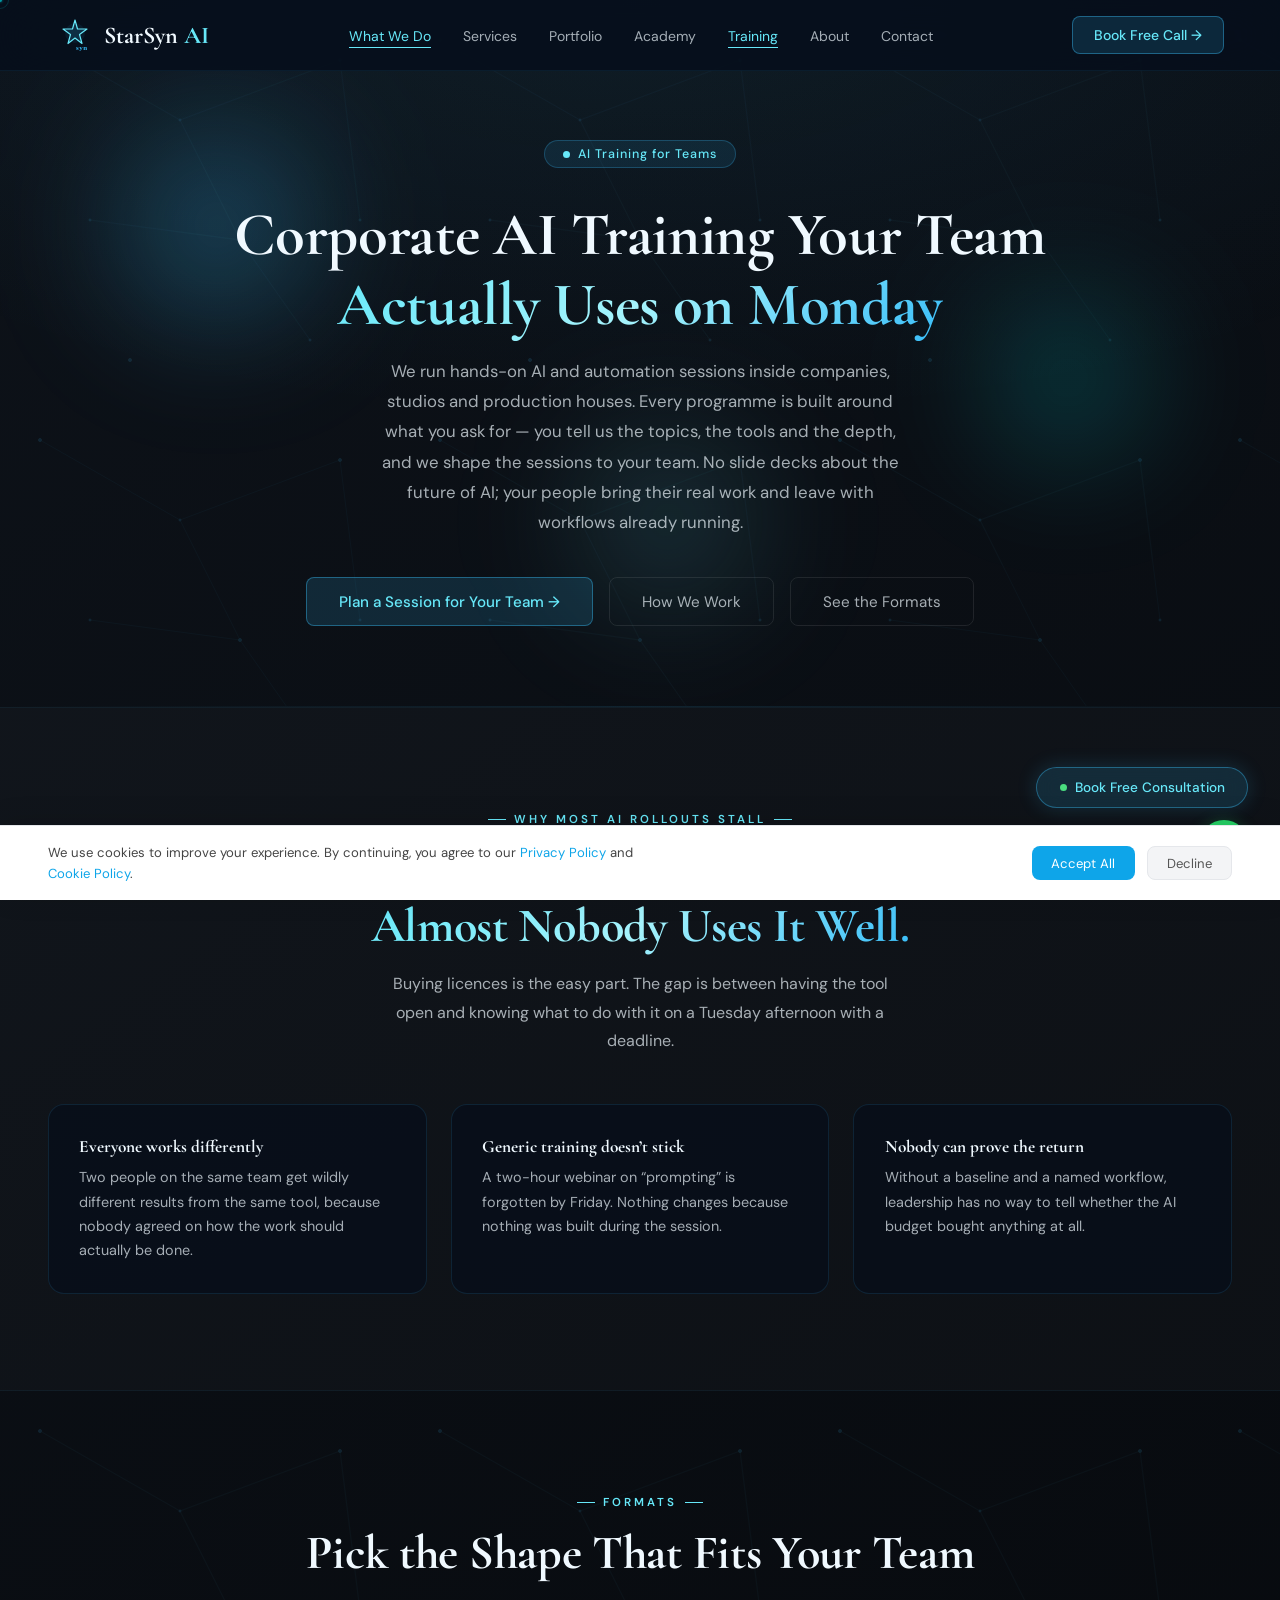
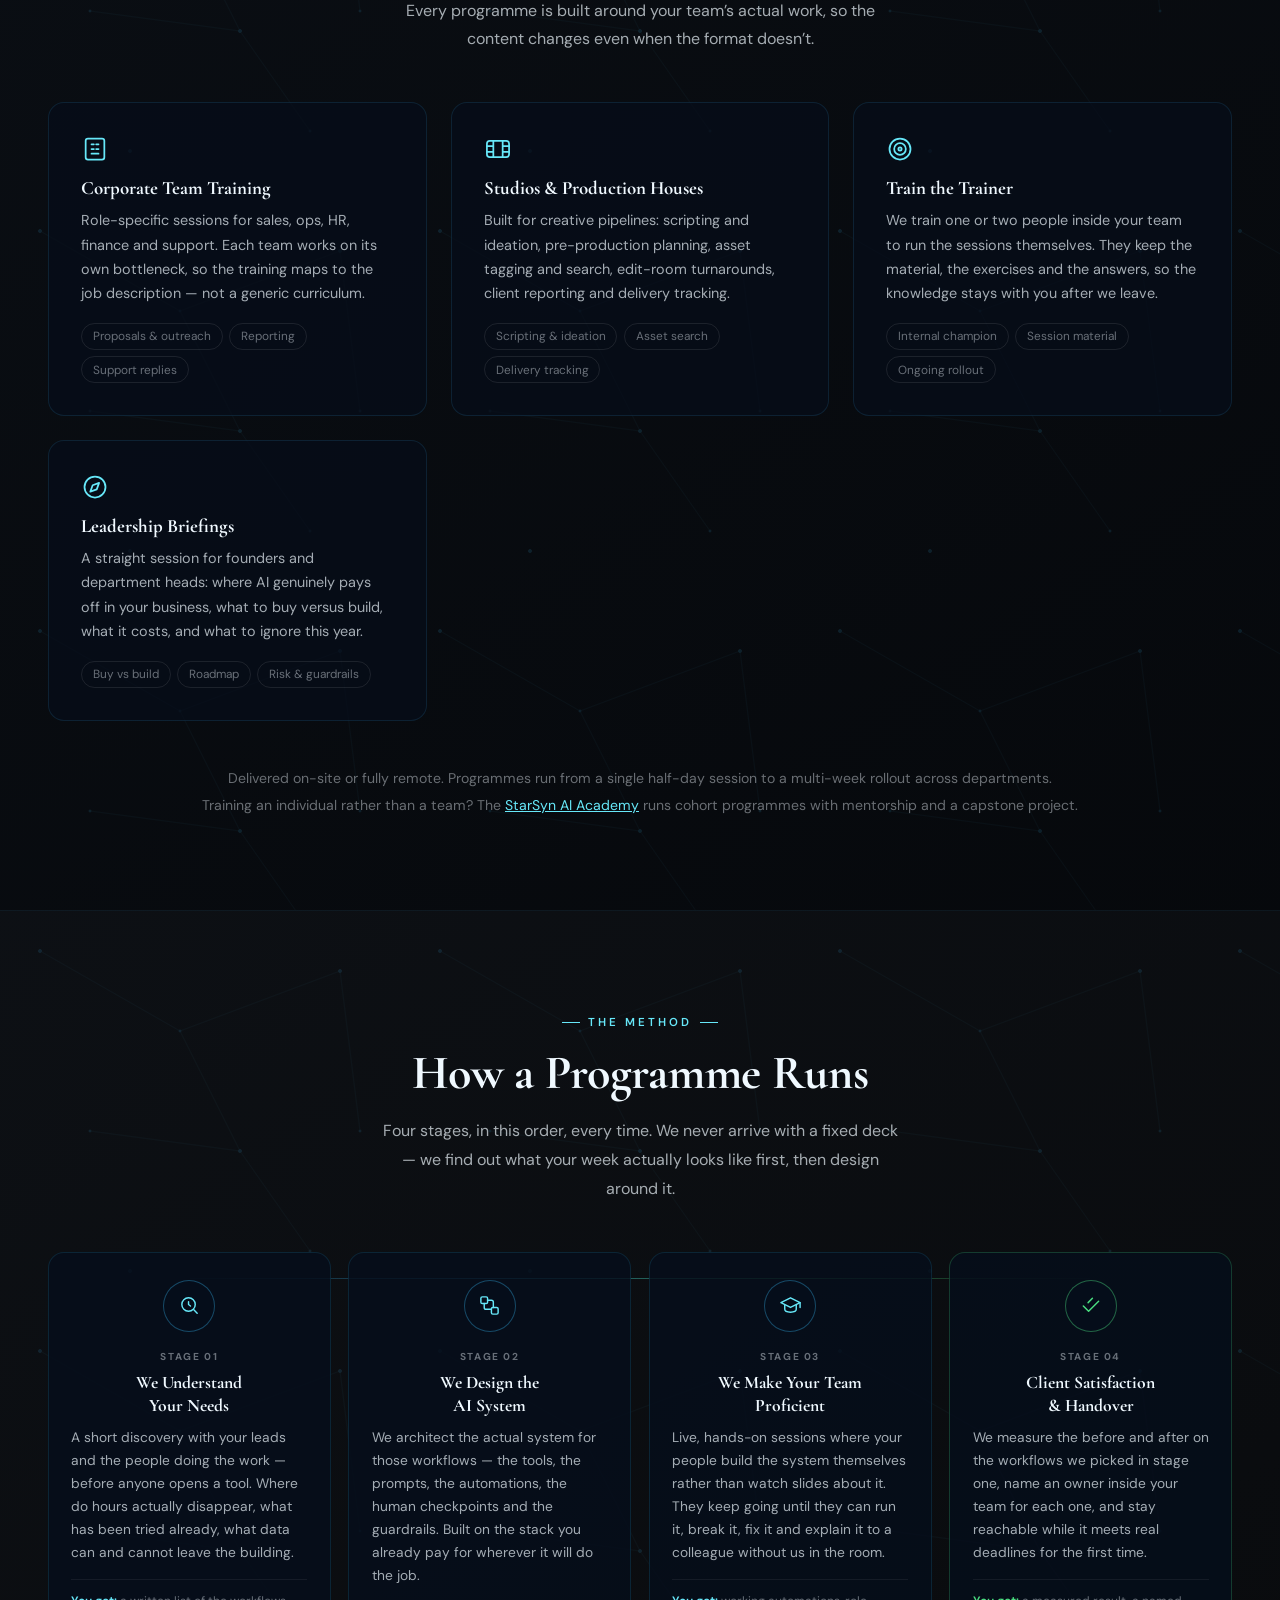
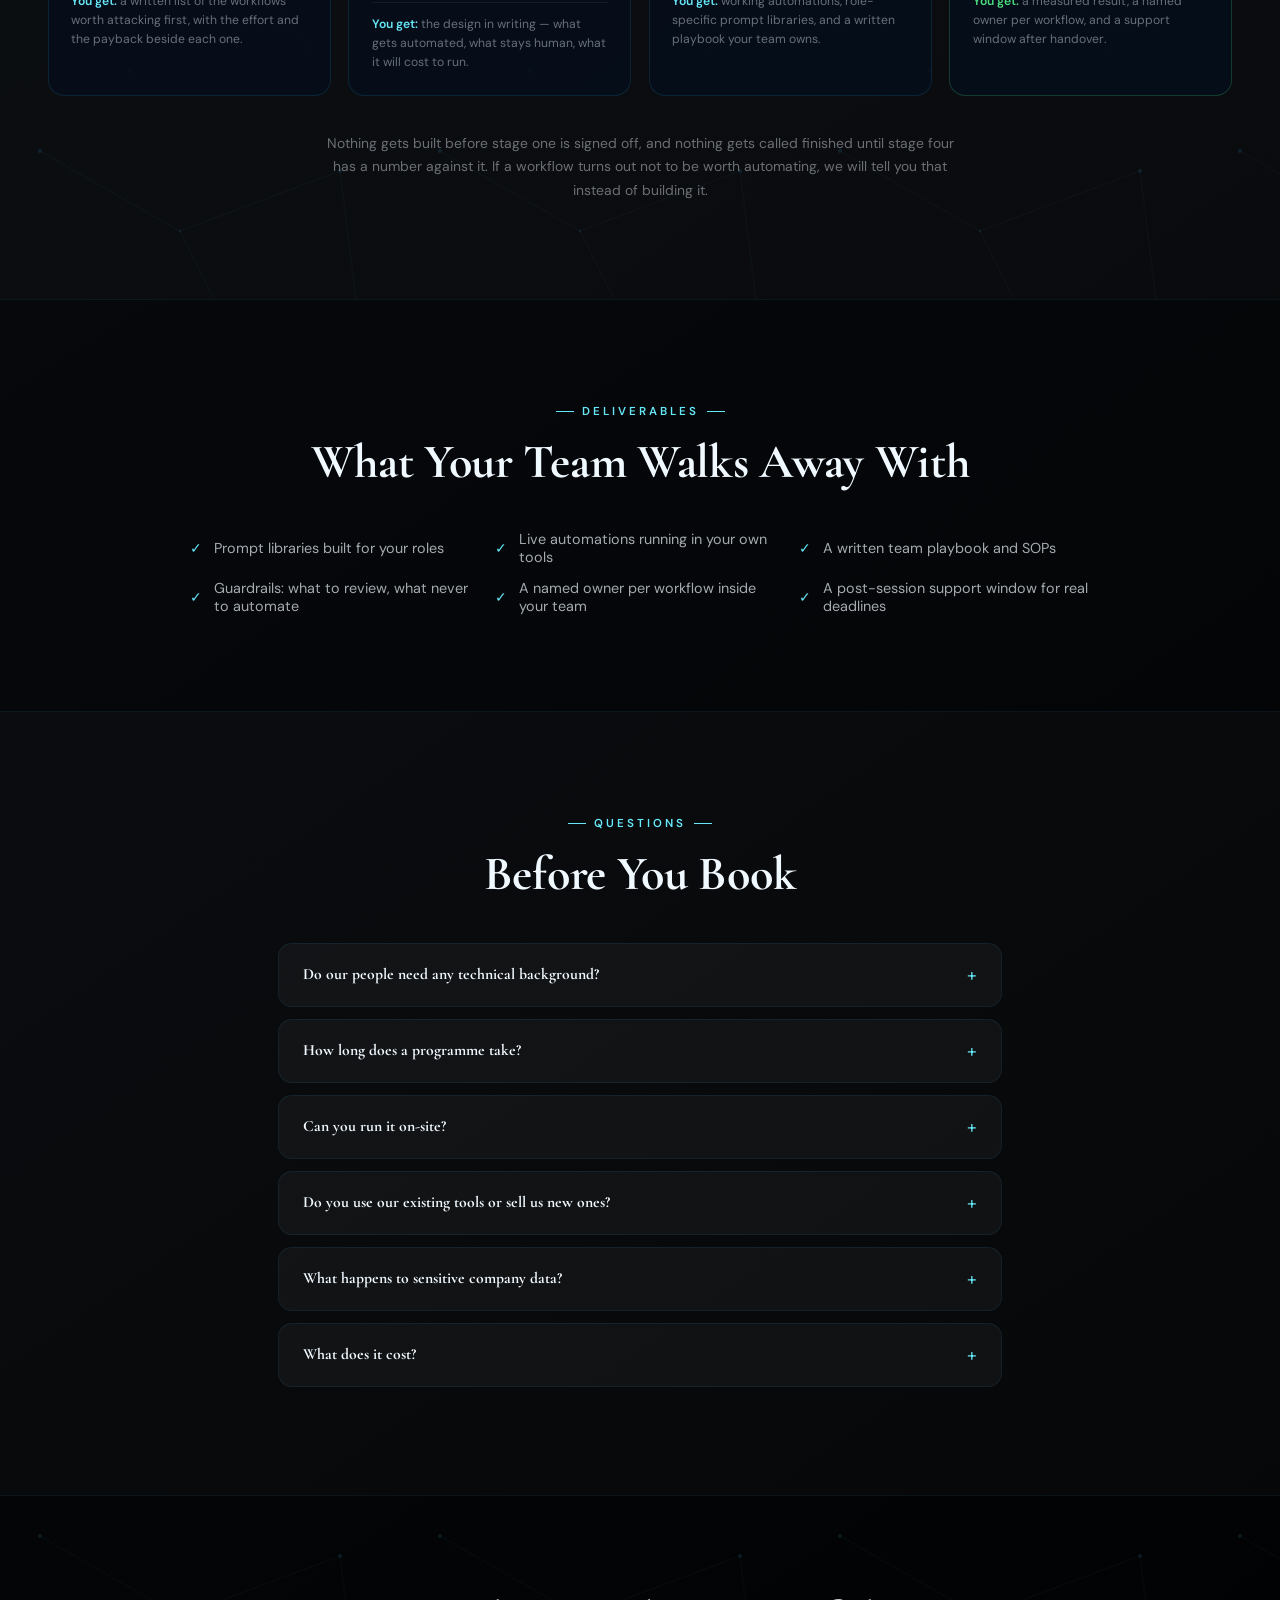
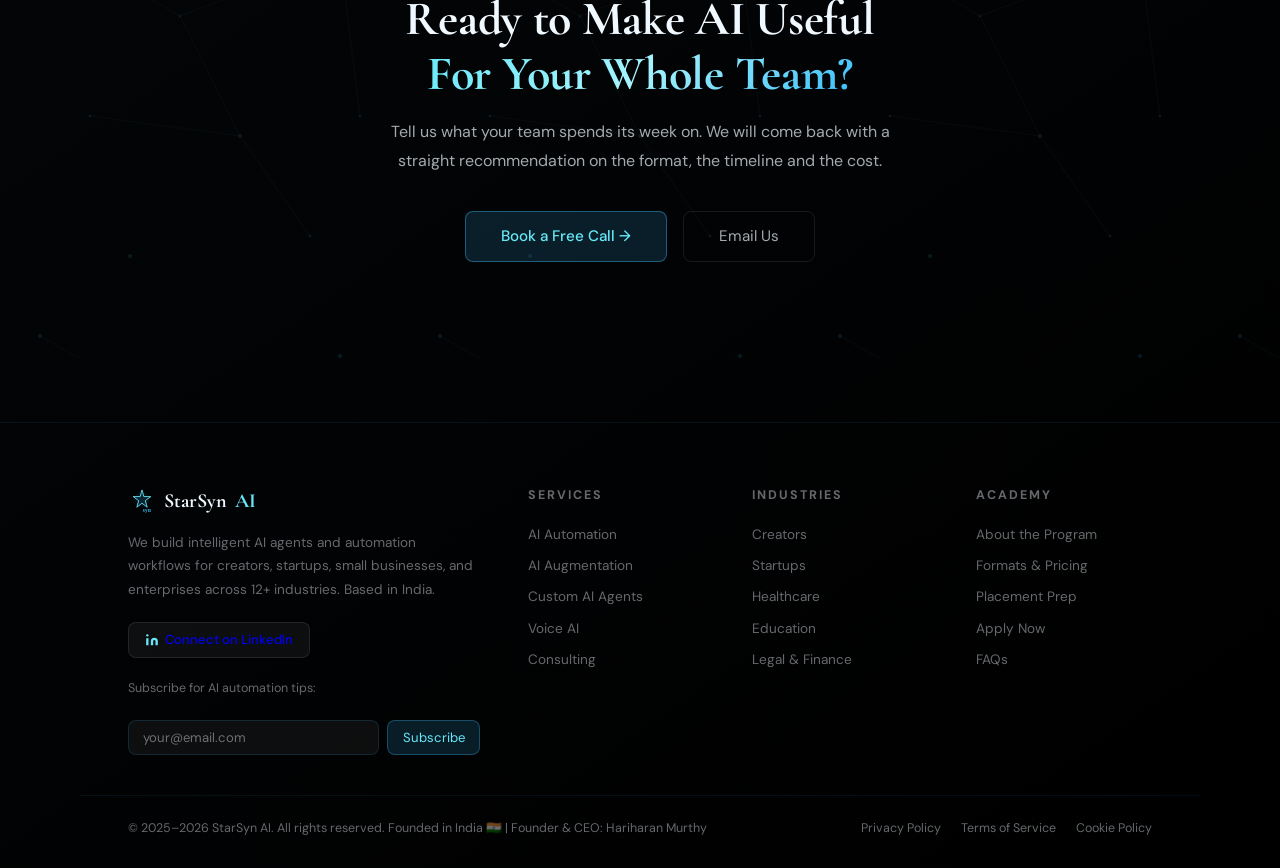
<file: training.html>
<!DOCTYPE html>
<html lang="en">
<head>
<meta charset="UTF-8"/>
<meta name="viewport" content="width=device-width, initial-scale=1.0"/>
<title>Corporate AI Training for Teams &amp; Studios | StarSyn AI</title>
<meta name="description" content="Hands-on corporate AI training from StarSyn AI. Role-specific workshops for companies, production studios and leadership teams in ChatGPT, Claude, Copilot and n8n — your team leaves with live workflows, not slides."/>
<meta name="keywords" content="corporate AI training, AI training for teams, AI workshops for companies, AI upskilling, ChatGPT training, Claude training, Copilot training, n8n workshop, AI training for production studios, AI enablement, India, StarSyn AI"/>
<meta name="author" content="StarSyn AI"/>
<meta property="og:title" content="Corporate AI Training for Teams &amp; Studios | StarSyn AI"/>
<meta property="og:description" content="Hands-on AI and automation training delivered inside companies, studios and production houses. Your team leaves with workflows already running."/>
<meta property="og:type" content="website"/>
<meta property="og:image" content="https://www.starsynai.com/assets/img/og-card.png"/>
<meta property="og:image:width" content="1200"/>
<meta property="og:image:height" content="630"/>
<meta property="og:image:alt" content="StarSyn AI — Automate. Augment. Accelerate."/>
<meta name="twitter:image" content="https://www.starsynai.com/assets/img/og-card.png"/>
<meta name="twitter:card" content="summary_large_image"/>
<meta property="og:url" content="https://www.starsynai.com/training"/>
<link rel="canonical" href="https://www.starsynai.com/training"/>
<!-- Google Analytics GA4 -->
<script async src="https://www.googletagmanager.com/gtag/js?id=G-5E94DWD6KF"></script>
<script>
window.dataLayer = window.dataLayer || [];
function gtag(){dataLayer.push(arguments);}
gtag('js', new Date());
gtag('config', 'G-5E94DWD6KF');
</script>
<script type="application/ld+json">
[
  {
    "@context": "https://schema.org",
    "@type": "Organization",
    "name": "StarSyn AI",
    "url": "https://www.starsynai.com",
    "logo": "https://www.starsynai.com/favicon.svg",
    "sameAs": ["https://www.linkedin.com/company/starsynai", "https://www.instagram.com/starsynai"]
  },
  {
    "@context": "https://schema.org",
    "@type": "BreadcrumbList",
    "itemListElement": [
      {"@type": "ListItem", "position": 1, "name": "Home", "item": "https://www.starsynai.com/"},
      {"@type": "ListItem", "position": 2, "name": "Corporate AI Training", "item": "https://www.starsynai.com/training"}
    ]
  },
  {
    "@context": "https://schema.org",
    "@type": "Service",
    "name": "Corporate AI Training & Enablement",
    "serviceType": "AI training and workflow automation enablement for teams",
    "url": "https://www.starsynai.com/training",
    "description": "Hands-on AI and automation training delivered inside companies, studios and production houses. Role-specific sessions in ChatGPT, Claude, Copilot and n8n, plus live workflows, a written playbook and post-session support.",
    "provider": {
      "@type": "Organization",
      "name": "StarSyn AI",
      "url": "https://www.starsynai.com/"
    },
    "areaServed": "Worldwide",
    "audience": [
      {
        "@type": "Audience",
        "audienceType": "Corporate teams"
      },
      {
        "@type": "Audience",
        "audienceType": "Production studios and creative agencies"
      },
      {
        "@type": "Audience",
        "audienceType": "Founders and department heads"
      }
    ],
    "hasOfferCatalog": {
      "@type": "OfferCatalog",
      "name": "AI Training Formats",
      "itemListElement": [
        {
          "@type": "Offer",
          "itemOffered": {
            "@type": "Service",
            "name": "Corporate Team Training",
            "description": "Role-specific hands-on AI sessions for sales, ops, HR, finance and support teams."
          }
        },
        {
          "@type": "Offer",
          "itemOffered": {
            "@type": "Service",
            "name": "Studio & Production House Training",
            "description": "AI workflows for scripting, pre-production, asset tagging, edit-room turnaround and client reporting."
          }
        },
        {
          "@type": "Offer",
          "itemOffered": {
            "@type": "Service",
            "name": "Leadership AI Briefings",
            "description": "Strategy sessions for founders and department heads on where AI pays off, and what to buy versus build."
          }
        }
      ]
    }
  },
  {
    "@context": "https://schema.org",
    "@type": "FAQPage",
    "mainEntity": [
      {
        "@type": "Question",
        "name": "Do our people need any technical background?",
        "acceptedAnswer": {
          "@type": "Answer",
          "text": "No. Sessions are built around the work, not the technology. If someone can use email and a spreadsheet, they can follow along. Where we do touch automation tools like n8n, we set it up together on screen."
        }
      },
      {
        "@type": "Question",
        "name": "How long does a programme take?",
        "acceptedAnswer": {
          "@type": "Answer",
          "text": "Anything from a single half-day session for one department up to a multi-week rollout across a whole company. Most teams start with a short pilot on one department, then expand once they can see the time saved."
        }
      },
      {
        "@type": "Question",
        "name": "Can you run it on-site?",
        "acceptedAnswer": {
          "@type": "Answer",
          "text": "Yes. We deliver on-site or fully remote, and mixed formats work well — an on-site kick-off with remote follow-up sessions is a common shape."
        }
      },
      {
        "@type": "Question",
        "name": "Do you use our existing tools or sell us new ones?",
        "acceptedAnswer": {
          "@type": "Answer",
          "text": "We start with what you already pay for. If a new tool is genuinely worth it we will say so and explain the cost, but the goal is to get more out of your current stack first."
        }
      },
      {
        "@type": "Question",
        "name": "What happens to sensitive company data?",
        "acceptedAnswer": {
          "@type": "Answer",
          "text": "We agree the boundaries before the first session: what can go into which tool, what stays internal, and which steps always need a human review. That becomes part of the written playbook your team keeps."
        }
      },
      {
        "@type": "Question",
        "name": "What does it cost?",
        "acceptedAnswer": {
          "@type": "Answer",
          "text": "It depends on team size, format and how many departments are involved. Tell us the shape of your team on a short call and you will get a written quote — no obligation."
        }
      }
    ]
  }
]
</script>
<link rel="preconnect" href="https://fonts.googleapis.com"/>
<link href="https://fonts.googleapis.com/css2?family=DM+Sans:ital,wght@0,300;0,400;0,500;1,300&family=Cormorant+Garamond:wght@400;600;700&display=swap" rel="stylesheet"/>
<style>
:root{
  --bg1:#0a0e14;--bg2:#101620;--bg3:#151c26;
  --surface:rgba(255,255,255,0.05);--surface2:rgba(255,255,255,0.08);
  --border:rgba(255,255,255,0.09);--border2:rgba(255,255,255,0.16);
  --accent:#38bdf8;--accent2:#06b6d4;--accent3:#67e8f9;
  --neon:#00f5ff;--gold:#f59e0b;--green:#4ade80;
  --text:#f0f9ff;--text2:rgba(240,249,255,0.68);--text3:rgba(240,249,255,0.42);
  --serif:'Cormorant Garamond',Georgia,'Times New Roman',serif;
  --sans:'DM Sans',sans-serif;
  --r:16px;--rl:20px;
  --sh:0 4px 24px rgba(0,0,0,0.25);--shl:0 8px 40px rgba(0,0,0,0.35);
  --glow:0 0 20px rgba(56,189,248,0.18);--glowl:0 0 40px rgba(0,245,255,0.32);
}
*,*::before,*::after{margin:0;padding:0;box-sizing:border-box;}
html{scroll-behavior:smooth;background-color:#020613;}
/* Cormorant Garamond defaults to old-style figures; force lining, tabular
   numerals so stats and headline numbers sit on the baseline and align. */
.trust-num,.stat-num,.step-num-inner,.section-title,h1,h2,h3,h4,.aaa-word,.hero-h1,
.case-stat-num,.pl-label .pl-n,.mm-step i{font-variant-numeric:lining-nums tabular-nums;
  font-feature-settings:'lnum' 1,'tnum' 1;}

/* Anchor targets must clear the fixed nav, or the heading lands underneath it. */
section[id],div[id]{scroll-margin-top:92px;}

body{font-family:var(--sans);animation:pageFadeIn 0.4s ease-out forwards;background:linear-gradient(145deg,#0d1219 0%,#05070a 60%,#000000 100%);color:var(--text);overflow-x:clip;min-height:100vh;}
@keyframes pageFadeIn{from{opacity:0;}to{opacity:1;}}
@keyframes fadeUp{0%{opacity:0;transform:translateY(30px);}100%{opacity:1;transform:translateY(0);}}
@keyframes fadeDown{0%{opacity:0;transform:translateY(-30px);}100%{opacity:1;transform:translateY(0);}}
@keyframes pulse{0%,100%{opacity:1;}50%{opacity:0.6;}}
@keyframes driftOrbs{0%{transform:scale(1) translateY(0);}100%{transform:scale(1.1) translateY(-60px);}}

section{position:relative;z-index:1;}
.bg-orbs{position:absolute;inset:0;z-index:0;pointer-events:none;background-image:url('data:image/svg+xml;utf8,<svg width="400" height="400" xmlns="http://www.w3.org/2000/svg"><g stroke="%2338bdf8" fill="%2338bdf8" opacity="0.12"><circle cx="40" cy="40" r="1.5"/><circle cx="180" cy="120" r="1"/><circle cx="340" cy="60" r="1.5"/><circle cx="90" cy="220" r="1"/><circle cx="240" cy="240" r="1.5"/><circle cx="360" cy="220" r="1"/><circle cx="130" cy="360" r="1.5"/><circle cx="310" cy="340" r="1"/><line x1="40" y1="40" x2="180" y2="120" stroke-width="0.3"/><line x1="180" y1="120" x2="340" y2="60" stroke-width="0.3"/><line x1="180" y1="120" x2="240" y2="240" stroke-width="0.3"/><line x1="90" y1="220" x2="240" y2="240" stroke-width="0.3"/><line x1="240" y1="240" x2="310" y2="340" stroke-width="0.3"/><line x1="340" y1="60" x2="360" y2="220" stroke-width="0.3"/></g></svg>');background-size:400px 400px;animation:driftOrbs 30s linear infinite alternate;}

/* CURSOR */
.cursor{position:fixed;width:4px;height:4px;background:var(--neon);border-radius:50%;pointer-events:none;z-index:9999;transform:translate(-50%,-50%);box-shadow:0 0 3px var(--neon);transition:width .15s,height .15s;opacity:0.6;}
.cursor-ring{position:fixed;width:18px;height:18px;border:1px solid rgba(0,245,255,0.15);border-radius:50%;pointer-events:none;z-index:9998;transform:translate(-50%,-50%);}

/* COOKIE */
.cookie-banner{position:fixed;bottom:0;left:0;right:0;z-index:900;background:#ffffff;border-top:1px solid #e5e7eb;padding:1rem 3rem;display:flex;align-items:center;justify-content:space-between;gap:1rem;flex-wrap:wrap;box-shadow:0 -4px 28px rgba(0,0,0,0.12);transform:translateY(0);transition:transform .4s;}
.cookie-banner.hidden{transform:translateY(110%);}
.cookie-banner p{font-size:.82rem;color:#444444;max-width:600px;line-height:1.6;}
.cookie-banner p a{color:#0ea5e9;text-decoration:none;}
.cookie-btns{display:flex;gap:.75rem;flex-shrink:0;}
.c-accept{background:#0ea5e9;color:#ffffff;border:none;padding:.45rem 1.2rem;border-radius:8px;font-size:.82rem;cursor:pointer;font-family:var(--sans);}
.c-decline{background:#f3f4f6;border:1px solid #e5e7eb;color:#555555;padding:.45rem 1.2rem;border-radius:8px;font-size:.82rem;cursor:pointer;font-family:var(--sans);}

/* FLOATING */
.float-wrap{position:fixed;bottom:2rem;right:2rem;z-index:800;display:flex;flex-direction:column;gap:.75rem;align-items:flex-end;}
.float-cta{background:rgba(56,189,248,0.15);color:var(--accent3);border:1.5px solid rgba(56,189,248,0.4);padding:.7rem 1.4rem;border-radius:50px;font-size:.85rem;font-weight:500;cursor:pointer;font-family:var(--sans);box-shadow:var(--glow);display:flex;align-items:center;gap:8px;transition:all .2s;backdrop-filter:blur(12px);animation:fadeUp .6s 1.5s ease both;}
.float-cta:hover{box-shadow:var(--glowl);border-color:var(--neon);color:var(--neon);}
.float-dot{width:7px;height:7px;background:var(--green);border-radius:50%;animation:pulse 2s infinite;}
.wa-btn{width:48px;height:48px;background:#25d366;border-radius:50%;border:none;cursor:pointer;display:flex;align-items:center;justify-content:center;box-shadow:0 4px 16px rgba(37,211,102,0.4);transition:all .2s;animation:fadeUp .6s 1.8s ease both;}
.wa-btn:hover{transform:scale(1.1);}
.wa-btn svg{width:26px;height:26px;fill:#fff;}

/* NAVBAR */
nav{position:fixed;top:0;left:0;right:0;z-index:500;display:flex;align-items:center;justify-content:space-between;padding:1rem 3.5rem;border-bottom:1px solid rgba(56,189,248,0.08);backdrop-filter:blur(24px);background:rgba(6,14,27,0.82);animation:fadeDown .6s ease both;}
.logo{font-family:var(--serif);font-weight:700;font-size:1.5rem;text-decoration:none;color:var(--text);display:flex;align-items:center;gap:10px;}
.logo-svg-wrap{position:relative;width:38px;height:38px;flex-shrink:0;}
.logo-svg-wrap svg{width:38px;height:38px;}
.logo-name{color:var(--text);white-space:nowrap;}
@media(max-width:600px){/* Logo + CTA + hamburger will not fit; the mobile menu already carries the same Book Free Call action. */.nav-right .btn-primary{display:none;}.logo-name{font-size:1.15rem;}}
.logo-name span{color:var(--accent3);}
.nav-links{display:flex;gap:2rem;list-style:none;}
.nav-links a{color:var(--text2);text-decoration:none;font-size:.875rem;transition:color .2s;position:relative;}
.nav-links a::after{content:'';position:absolute;bottom:-3px;left:0;width:0;height:1px;background:var(--accent3);transition:width .25s;}
.nav-links a:hover{color:var(--text);}
.nav-links a:hover::after{width:100%;}
.nav-links a.active{color:var(--accent3);}
.nav-links a.active::after{width:100%;}
.nav-right{display:flex;align-items:center;gap:.85rem;}
.hamburger{display:none;flex-direction:column;gap:5px;cursor:pointer;background:none;border:none;padding:4px;}
.hamburger span{display:block;width:22px;height:1.5px;background:var(--text2);transition:all .3s;}
.hamburger.open span:nth-child(1){transform:rotate(45deg) translate(4px,4px);}
.hamburger.open span:nth-child(2){opacity:0;}
.hamburger.open span:nth-child(3){transform:rotate(-45deg) translate(4px,-4px);}
.mobile-menu{display:none;position:fixed;top:65px;left:0;right:0;background:rgba(6,14,27,0.98);border-bottom:1px solid rgba(56,189,248,0.1);padding:2rem 3rem;z-index:499;backdrop-filter:blur(20px);}
.mobile-menu.open{display:block;}
.mobile-menu ul{list-style:none;display:flex;flex-direction:column;gap:1.25rem;}
.mobile-menu a{color:var(--text2);text-decoration:none;font-size:1rem;transition:color .2s;}
.mobile-menu a:hover{color:var(--accent3);}
.btn-ghost{background:none;border:1px solid var(--border);color:var(--text2);padding:.48rem 1.1rem;border-radius:8px;font-size:.85rem;cursor:pointer;transition:all .2s;font-family:var(--sans);}
.btn-ghost:hover{border-color:var(--accent);color:var(--accent3);}
.btn-primary{background:rgba(56,189,248,0.15);color:var(--accent3);border:1px solid rgba(56,189,248,0.4);padding:.55rem 1.3rem;border-radius:8px;font-size:.875rem;font-weight:500;cursor:pointer;font-family:var(--sans);transition:all .2s;}
.btn-primary:hover{box-shadow:var(--glow);border-color:var(--neon);color:var(--neon);}

/* SECTIONS */
.container{max-width:1280px;margin:0 auto;padding:0 3rem;}
.section-pad{padding:6rem 0;}
.eyebrow{display:inline-flex;align-items:center;gap:8px;font-size:.72rem;font-weight:600;letter-spacing:3px;color:var(--accent3);text-transform:uppercase;margin-bottom:1rem;}
.eyebrow-line{width:18px;height:1px;background:var(--accent3);}
.section-title{font-family:var(--serif);font-size:clamp(2rem,3.8vw,3rem);font-weight:700;line-height:1.15;letter-spacing:-.3px;margin-bottom:1rem;color:var(--text);}
.section-sub{color:var(--text2);font-size:1rem;line-height:1.8;max-width:520px;}
.divider{height:1px;background:linear-gradient(90deg,transparent,rgba(56,189,248,0.12),transparent);}
.surface-s{background:rgba(255,255,255,0.018);border-top:1px solid rgba(56,189,248,0.06);border-bottom:1px solid rgba(56,189,248,0.06);}
.neon-click{cursor:pointer;}
.neon-click.lit{box-shadow:0 0 0 2px var(--neon),0 0 22px rgba(0,245,255,0.32),inset 0 0 16px rgba(0,245,255,0.05)!important;border-color:var(--neon)!important;}

/* REVEAL */
.reveal{opacity:0;transform:translateY(24px);transition:opacity .55s ease,transform .55s ease;}
.reveal.visible{opacity:1;transform:translateY(0);}

/* PAGE HERO */
.page-hero{padding:140px 0 80px;text-align:center;position:relative;overflow:hidden;}
.page-hero::before{content:'';position:absolute;top:0;left:0;right:0;bottom:0;background:radial-gradient(ellipse 80% 60% at 50% 0%,rgba(56,189,248,0.07),transparent);pointer-events:none;animation:heroGradientShift 14s ease-in-out infinite;}
@keyframes heroGradientShift{0%,100%{opacity:0.9;}50%{opacity:1.3;}}
.page-hero .floating-orb{position:absolute;border-radius:50%;filter:blur(60px);pointer-events:none;mix-blend-mode:screen;z-index:0;}
.page-hero .floating-orb.orb-1{top:12%;left:6%;width:min(280px,40vw);height:min(280px,40vw);background:radial-gradient(circle,rgba(56,189,248,0.4) 0%,transparent 70%);animation:orbFloat1 14s ease-in-out infinite;}
.page-hero .floating-orb.orb-2{top:38%;right:8%;width:min(220px,36vw);height:min(220px,36vw);background:radial-gradient(circle,rgba(0,245,255,0.3) 0%,transparent 70%);animation:orbFloat2 18s ease-in-out infinite;}
.page-hero .floating-orb.orb-3{bottom:8%;left:42%;width:min(260px,38vw);height:min(260px,38vw);background:radial-gradient(circle,rgba(103,232,249,0.22) 0%,transparent 70%);animation:orbFloat3 22s ease-in-out infinite;}
@keyframes orbFloat1{0%,100%{transform:translate(0,0) scale(1);opacity:0.7;}50%{transform:translate(40px,-30px) scale(1.08);opacity:1;}}
@keyframes orbFloat2{0%,100%{transform:translate(0,0) scale(1);opacity:0.5;}50%{transform:translate(-30px,20px) scale(1.12);opacity:0.9;}}
@keyframes orbFloat3{0%,100%{transform:translate(0,0) scale(1);opacity:0.4;}50%{transform:translate(25px,-40px) scale(1.05);opacity:0.8;}}
@media(prefers-reduced-motion:reduce){.page-hero .floating-orb,.page-hero::before{animation:none;}}
.hero-badge{display:inline-flex;align-items:center;gap:8px;background:rgba(56,189,248,0.1);border:1px solid rgba(56,189,248,0.25);color:var(--accent3);font-size:.78rem;font-weight:500;padding:5px 18px;border-radius:100px;margin-bottom:2rem;letter-spacing:1px;position:relative;z-index:1;animation:fadeUp .6s .1s ease both;}
.badge-pulse{width:7px;height:7px;background:var(--accent3);border-radius:50%;animation:pulse 2s infinite;}
.grad-text{background:linear-gradient(135deg,var(--accent3) 0%,#a5f3fc 50%,var(--accent) 100%);-webkit-background-clip:text;-webkit-text-fill-color:transparent;background-clip:text;}

/* SERVICES GRID */
.services-grid{display:grid;grid-template-columns:repeat(auto-fill,minmax(320px,1fr));gap:1.5rem;}
.scard{background:rgba(255,255,255,0.04);border:1px solid rgba(56,189,248,0.09);border-radius:var(--r);padding:2rem 1.75rem;transition:all .25s;position:relative;overflow:hidden;}
.scard::after{content:'';position:absolute;bottom:0;left:0;right:0;height:2px;background:linear-gradient(90deg,var(--accent2),var(--accent3));transform:scaleX(0);transform-origin:left;transition:transform .3s;}
.scard:hover,.scard.lit{border-color:rgba(56,189,248,0.28);transform:translateY(-4px);box-shadow:0 8px 32px rgba(56,189,248,0.1);}
.scard:hover::after,.scard.lit::after{transform:scaleX(1);}
.scard-icon-tile{width:52px;height:52px;border-radius:12px;background:rgba(56,189,248,0.07);border:1px solid rgba(56,189,248,0.16);display:flex;align-items:center;justify-content:center;margin-bottom:1.1rem;}
.scard-icon-tile svg{width:24px;height:24px;stroke:var(--accent3);fill:none;stroke-width:1.5;}
.stag{font-size:.67rem;font-weight:700;letter-spacing:1.2px;text-transform:uppercase;padding:3px 10px;border-radius:100px;margin-bottom:.85rem;display:inline-block;}
.tag-cr{background:rgba(167,139,250,0.1);color:#c4b5fd;border:1px solid rgba(167,139,250,0.18);}
.tag-st{background:rgba(56,189,248,0.09);color:#7dd3fc;border:1px solid rgba(56,189,248,0.18);}
.tag-bz{background:rgba(52,211,153,0.09);color:#6ee7b7;border:1px solid rgba(52,211,153,0.18);}
.tag-mk{background:rgba(251,191,36,0.09);color:#fcd34d;border:1px solid rgba(251,191,36,0.14);}
.scard h4{font-family:var(--serif);font-size:1.15rem;font-weight:700;margin-bottom:.6rem;color:var(--text);}
.scard p{color:var(--text2);font-size:.875rem;line-height:1.7;}
.scard-features{margin-top:1.2rem;display:flex;flex-direction:column;gap:.45rem;}
.scard-feature{display:flex;align-items:flex-start;gap:8px;font-size:.82rem;color:var(--text2);}
.scard-feature-dot{width:5px;height:5px;background:var(--accent3);border-radius:50%;flex-shrink:0;margin-top:6px;}

/* FOOTER */
footer{border-top:1px solid rgba(56,189,248,0.08);margin-top:4rem;}
.footer-top{max-width:1120px;margin:0 auto;padding:4rem 3rem 2.5rem;display:grid;grid-template-columns:2fr 1fr 1fr 1fr;gap:3rem;}
.footer-logo{font-family:var(--serif);font-size:1.25rem;font-weight:700;color:var(--text);display:flex;align-items:center;gap:8px;margin-bottom:1rem;}
.footer-logo span{color:var(--accent3);}
.footer-brand p{color:var(--text3);font-size:.85rem;line-height:1.75;margin-bottom:1.25rem;}
.footer-social{display:flex;gap:.75rem;margin-bottom:1.25rem;}
.s-btn{width:36px;height:36px;border-radius:8px;background:rgba(255,255,255,0.05);border:1px solid var(--border);display:flex;align-items:center;justify-content:center;transition:all .2s;text-decoration:none;}
.s-btn:hover{background:rgba(56,189,248,0.1);border-color:rgba(56,189,248,0.3);}
.newsletter-form{display:flex;gap:.5rem;margin-top:.5rem;}
.newsletter-form input{flex:1;background:rgba(255,255,255,0.05);border:1px solid rgba(56,189,248,0.15);border-radius:8px;padding:.5rem .85rem;color:var(--text);font-family:var(--sans);font-size:.82rem;outline:none;}
.newsletter-form input::placeholder{color:var(--text3);}
.newsletter-form button{background:rgba(56,189,248,0.15);color:var(--accent3);border:1px solid rgba(56,189,248,0.3);padding:.5rem .9rem;border-radius:8px;font-size:.82rem;cursor:pointer;font-family:var(--sans);white-space:nowrap;transition:all .2s;}
.newsletter-form button:hover{background:rgba(56,189,248,0.25);}
.footer-col h5{font-size:.78rem;font-weight:700;letter-spacing:2px;text-transform:uppercase;color:var(--text3);margin-bottom:1.25rem;}
.footer-col ul{list-style:none;display:flex;flex-direction:column;gap:.65rem;}
.footer-col a{color:var(--text3);text-decoration:none;font-size:.85rem;transition:color .2s;}
.footer-col a:hover{color:var(--accent3);}
.footer-bottom{max-width:1120px;margin:0 auto;padding:1.5rem 3rem 2rem;display:flex;align-items:center;justify-content:space-between;border-top:1px solid rgba(56,189,248,0.07);flex-wrap:wrap;gap:.75rem;}
.footer-bottom p{color:var(--text3);font-size:.78rem;}
.footer-links{display:flex;gap:1.25rem;}
.footer-links a{color:var(--text3);text-decoration:none;font-size:.78rem;cursor:pointer;transition:color .2s;}
.footer-links a:hover{color:var(--accent3);}

/* LEGAL MODALS */
.legal-modal{position:fixed;inset:0;background:rgba(2,6,19,0.97);z-index:99999;overflow-y:auto;opacity:0;pointer-events:none;transition:opacity .4s;display:block;}
.legal-modal.open{opacity:1;pointer-events:auto;}
.legal-inner{max-width:800px;margin:6rem auto;padding:3rem;background:rgba(255,255,255,0.03);border:1px solid rgba(56,189,248,0.12);border-radius:20px;}
.legal-close{background:rgba(56,189,248,0.08);border:1px solid rgba(56,189,248,0.2);color:var(--accent3);padding:.5rem 1.2rem;border-radius:100px;cursor:pointer;font-family:var(--sans);font-size:.85rem;margin-bottom:2rem;display:inline-block;transition:all .2s;}
.legal-close:hover{background:rgba(56,189,248,0.16);}
.legal-inner .legal-title,.legal-inner h1{font-family:var(--serif);font-size:2rem;margin-bottom:.5rem;color:var(--text);}
.legal-date{color:var(--text3);font-size:.82rem;margin-bottom:2rem;}
.legal-inner h2{font-family:var(--serif);font-size:1.2rem;margin:1.5rem 0 .5rem;color:var(--text);}
.legal-inner p,.legal-inner li{color:var(--text2);font-size:.9rem;line-height:1.8;margin-bottom:.75rem;}
.legal-inner ul{padding-left:1.5rem;}

/* VISITOR POPUP */
#visitorPopup{display:none;position:fixed;bottom:6rem;left:50%;transform:translateX(-50%);z-index:850;background:rgba(10,22,40,0.97);border:1.5px solid rgba(56,189,248,0.25);border-radius:16px;padding:1.5rem 2rem;max-width:420px;width:90%;backdrop-filter:blur(20px);box-shadow:0 8px 40px rgba(0,0,0,0.4);}

/* RESPONSIVE */
@media(max-width:900px){
  nav{padding:1rem 1.5rem;}
  .nav-links,.nav-right .btn-ghost{display:none;}
  .hamburger{display:flex;}
  .container{padding:0 1.5rem;}
  .section-pad{padding:4rem 0;}
  .footer-top{grid-template-columns:1fr;gap:2rem;}
  .footer-bottom{flex-direction:column;align-items:flex-start;}
  .services-grid{grid-template-columns:1fr;}
}
@media(max-width:480px){
  .section-pad{padding:3.5rem 0;}
  .services-grid{grid-template-columns:1fr;}
}

/* MOBILE BREATHING ROOM — reduce clutter on small screens */
@media(max-width:768px) {
  /* Hide custom cursor on touch devices */
  .cursor, .cursor-ring { display: none !important; }

  /* Hide floating text CTA — hero already has CTAs */
  .float-cta { display: none !important; }

  /* WhatsApp button — small & tucked in corner */
  .float-wrap { bottom: .75rem; right: .75rem; }
  .wa-btn { width: 38px; height: 38px; }
  .wa-btn svg { width: 20px; height: 20px; }

  /* Hide service toast on mobile — too intrusive */
  #service-toast { display: none !important; }

  /* Hide visitor popup on mobile — footer newsletter serves same purpose */
  #visitorPopup { display: none !important; }

  /* Cookie banner — compact */
  .cookie-banner { padding: .6rem 1rem; flex-direction: column; gap: .5rem; text-align: center; font-size: .78rem; }
  .cookie-banner p { font-size: .75rem; margin: 0; }
  .cookie-btns { gap: .4rem; }
  .c-accept, .c-decline { padding: .4rem .8rem; font-size: .75rem; }

  /* Navbar — tighter padding */
  nav { padding: .75rem 1rem; }

  /* Section titles — scale down */
  .section-title { font-size: clamp(1.6rem, 6vw, 2.2rem) !important; }
  .section-sub { font-size: .85rem !important; }

  /* Cards — less padding */
  .aaa-card { padding: 1.25rem; }
  .tcard { padding: 1.25rem; }

  /* CTA band — less padding */
  .cta-band { padding: 3rem 1.5rem; }
}

/* FAQ (training page) */
.faq-item{background:rgba(255,255,255,0.04);border:1px solid rgba(56,189,248,0.09);border-radius:14px;overflow:hidden;transition:border-color .2s;margin-bottom:.75rem;}
.faq-item:hover{border-color:rgba(56,189,248,0.18);}
.faq-q{display:flex;align-items:center;justify-content:space-between;padding:1.25rem 1.5rem;cursor:pointer;gap:1rem;}
.faq-q>span:first-child{font-family:var(--serif);font-size:.98rem;font-weight:700;color:var(--text);}
.faq-icon{color:var(--accent3);font-size:1.1rem;flex-shrink:0;transition:transform .3s;}
.faq-a{padding:0 1.5rem 1.25rem;color:var(--text2);font-size:.9rem;line-height:1.75;display:none;}
.faq-item.open .faq-a{display:block;}
.faq-item.open .faq-icon{transform:rotate(45deg);}
.faq-item.open{border-color:rgba(56,189,248,0.28);}
</style>

<!-- Cal.com Popup Embed -->
<script type="text/javascript">
(function (C, A, L) { let p = function (a, ar) { a.q.push(ar); }; let d = C.document; C.Cal = C.Cal || function () { let cal = C.Cal; let ar = arguments; if (!cal.loaded) { cal.ns = {}; cal.q = cal.q || []; d.head.appendChild(d.createElement("script")).src = A; cal.loaded = true; } if (ar[0] === L) { const api = function () { p(api, arguments); }; const namespace = ar[1]; api.q = api.q || []; if(typeof namespace === "string"){cal.ns[namespace] = cal.ns[namespace] || api;p(cal.ns[namespace], ar);p(cal, ["-queue", namespace, ar]);}else{p(cal, ar);} return; } p(cal, ar); }; })(window, "https://app.cal.eu/embed/embed.js", "init");
Cal("init", "booking", {origin:"https://cal.eu"});
Cal.ns["booking"]("ui", {"hideEventTypeDetails":false,"layout":"month_view","cssVarsPerTheme":{"dark":{"cal-brand":"#38bdf8"}}});
</script>
</head>
<body>
<div class="cursor" id="cursor"></div>
<div class="cursor-ring" id="cursorRing"></div>

<!-- LEGAL MODALS -->
<div class="legal-modal" id="privacyModal">
  <div class="legal-inner">
    <button class="legal-close" onclick="closeLegal('privacyModal')">← Back</button>
    <p class="legal-title">Privacy Policy</p>
    <div class="legal-date">Last updated: March 2025</div>
    <p>StarSyn AI ("we", "our", or "us") is committed to protecting your personal information and your right to privacy. This Privacy Policy explains how we collect, use, and safeguard your information when you visit our website or engage with our services.</p>
    <h2>Information We Collect</h2>
    <p>We collect information you provide directly to us, such as when you fill out a contact form, apply for the Academy, or subscribe to our newsletter. This includes your name, email address, phone number, and any messages you send us.</p>
    <h2>How We Use Your Information</h2>
    <ul>
      <li>To respond to your enquiries and provide requested services</li>
      <li>To send you updates about our services, Academy, and resources (with your consent)</li>
      <li>To improve our website and services based on how you interact with them</li>
      <li>To comply with legal obligations</li>
    </ul>
    <h2>Data Storage</h2>
    <p>Your form submissions are stored securely in our database. We do not sell, trade, or rent your personal information to third parties.</p>
    <h2>Contact</h2>
    <p>For any privacy-related questions, please email: starsynaiindia@gmail.com</p>
  </div>
</div>
<div class="legal-modal" id="termsModal">
  <div class="legal-inner">
    <button class="legal-close" onclick="closeLegal('termsModal')">← Back</button>
    <p class="legal-title">Terms of Service</p>
    <div class="legal-date">Last updated: March 2025</div>
    <p>By accessing or using StarSyn AI's website and services, you agree to be bound by these Terms of Service.</p>
    <h2>Placement Preparation Disclaimer</h2>
    <p>StarSyn AI provides placement preparation services as a complimentary benefit to Academy students. We do not guarantee employment or arrange interviews with any company. All placement outcomes depend entirely on the student's own effort and merit.</p>
    <h2>Contact</h2>
    <p>For any questions regarding these terms, contact: starsynaiindia@gmail.com</p>
  </div>
</div>
<div class="legal-modal" id="cookieModal">
  <div class="legal-inner">
    <button class="legal-close" onclick="closeLegal('cookieModal')">← Back</button>
    <p class="legal-title">Cookie Policy</p>
    <div class="legal-date">Last updated: March 2025</div>
    <p>This Cookie Policy explains how StarSyn AI uses cookies and similar tracking technologies on our website.</p>
    <h2>Contact</h2>
    <p>For cookie-related questions: starsynaiindia@gmail.com</p>
  </div>
</div>

<!-- VISITOR EMAIL CAPTURE POPUP -->
<div id="visitorPopup">
  <button onclick="sessionStorage.setItem('ss_popup_dismissed','1');document.getElementById('visitorPopup').style.display='none'" style="position:absolute;top:.75rem;right:.75rem;background:none;border:none;color:var(--text3);cursor:pointer;font-size:1.1rem;">×</button>
  <h4 style="font-family:var(--serif);font-size:1.1rem;color:var(--text);margin-bottom:.35rem;">Stay in the Loop</h4>
  <p style="color:var(--text3);font-size:.82rem;margin-bottom:1rem;">Get AI automation tips, case studies and updates — free. No spam, ever.</p>
  <form onsubmit="captureVisitor(event)" style="display:flex;gap:.5rem;">
    <input type="email" id="visitorEmail" placeholder="your@email.com" required style="flex:1;background:rgba(255,255,255,0.06);border:1px solid rgba(56,189,248,0.18);border-radius:8px;padding:.6rem .9rem;color:var(--text);font-family:var(--sans);font-size:.85rem;outline:none;"/>
    <button type="submit" style="background:rgba(56,189,248,0.2);color:var(--accent3);border:1px solid rgba(56,189,248,0.35);padding:.6rem 1.1rem;border-radius:8px;cursor:pointer;font-family:var(--sans);font-size:.85rem;white-space:nowrap;">Join Free</button>
  </form>
</div>

<!-- COOKIE BANNER -->
<div class="cookie-banner hidden" id="cookieBanner">
  <p>We use cookies to improve your experience. By continuing, you agree to our <a href="#" onclick="openLegal('privacyModal')">Privacy Policy</a> and <a href="#" onclick="openLegal('cookieModal')">Cookie Policy</a>.</p>
  <div class="cookie-btns">
    <button class="c-accept" onclick="acceptCookie()">Accept All</button>
    <button class="c-decline" onclick="declineCookie()">Decline</button>
  </div>
</div>

<!-- FLOATING BUTTONS -->
<div class="float-wrap">
  <button class="float-cta" onclick="openConsultation()"><div class="float-dot"></div>Book Free Consultation</button>
  <button class="wa-btn" onclick="openWhatsApp()" title="Chat on WhatsApp">
    <svg viewBox="0 0 24 24"><path d="M17.472 14.382c-.297-.149-1.758-.867-2.03-.967-.273-.099-.471-.148-.67.15-.197.297-.767.966-.94 1.164-.173.199-.347.223-.644.075-.297-.15-1.255-.463-2.39-1.475-.883-.788-1.48-1.761-1.653-2.059-.173-.297-.018-.458.13-.606.134-.133.298-.347.446-.52.149-.174.198-.298.298-.497.099-.198.05-.371-.025-.52-.075-.149-.669-1.612-.916-2.207-.242-.579-.487-.5-.669-.51-.173-.008-.371-.01-.57-.01-.198 0-.52.074-.792.372-.272.297-1.04 1.016-1.04 2.479 0 1.462 1.065 2.875 1.213 3.074.149.198 2.096 3.2 5.077 4.487.709.306 1.262.489 1.694.625.712.227 1.36.195 1.871.118.571-.085 1.758-.719 2.006-1.413.248-.694.248-1.289.173-1.413-.074-.124-.272-.198-.57-.347m-5.421 7.403h-.004a9.87 9.87 0 01-5.031-1.378l-.361-.214-3.741.982.998-3.648-.235-.374a9.86 9.86 0 01-1.51-5.26c.001-5.45 4.436-9.884 9.888-9.884 2.64 0 5.122 1.03 6.988 2.898a9.825 9.825 0 012.893 6.994c-.003 5.45-4.437 9.884-9.885 9.884m8.413-18.297A11.815 11.815 0 0012.05 0C5.495 0 .16 5.335.157 11.892c0 2.096.547 4.142 1.588 5.945L.057 24l6.305-1.654a11.882 11.882 0 005.683 1.448h.005c6.554 0 11.89-5.335 11.893-11.893a11.821 11.821 0 00-3.48-8.413Z"/></svg>
  </button>
</div>

<!-- NAVBAR -->
<nav>
  <a href="/" class="logo">
    <div class="logo-svg-wrap">
      <svg viewBox="0 0 38 38" fill="none" xmlns="http://www.w3.org/2000/svg">
        <circle cx="19" cy="17" r="10" fill="rgba(56,189,248,0.08)"/>
        <polygon points="19,4 21.5,13 31,13 23.5,18.5 26,27.5 19,22 12,27.5 14.5,18.5 7,13 16.5,13" stroke="#67e8f9" stroke-width="1.2" fill="rgba(56,189,248,0.12)" stroke-linejoin="round"/>
        <text x="20" y="34" font-family="Times New Roman,serif" font-size="7" font-weight="600" fill="#38bdf8" letter-spacing="0.5">syn</text>
      </svg>
    </div>
    <span class="logo-name">StarSyn <span>AI</span></span>
  </a>
  <ul class="nav-links">
    <li><a href="/solutions" class="active">What We Do</a></li>
    <li><a href="/services">Services</a></li>
    <li><a href="/portfolio">Portfolio</a></li>
    <li><a href="/academy">Academy</a></li>
    <li><a href="/training" class="active">Training</a></li>
    <li><a href="/about">About</a></li>
    <li><a href="/contact">Contact</a></li>
  </ul>
  <div class="nav-right">
    <button class="btn-primary" onclick="openConsultation()">Book Free Call →</button>
    <button class="hamburger" id="hamburger" onclick="toggleMenu()"><span></span><span></span><span></span></button>
  </div>
</nav>

<!-- MOBILE MENU -->
<div class="mobile-menu" id="mobileMenu">
  <ul>
    <li><a href="/solutions" onclick="closeMenu()">What We Do</a></li>
    <li><a href="/services" onclick="closeMenu()">Services</a></li>
    <li><a href="/portfolio" onclick="closeMenu()">Portfolio</a></li>
    <li><a href="/academy" onclick="closeMenu()">Academy</a></li>
    <li><a href="/training" onclick="closeMenu()">Training</a></li>
    <li><a href="/about" onclick="closeMenu()">About</a></li>
    <li><a href="/contact" onclick="closeMenu()">Contact</a></li>
    <li><a href="#" onclick="openConsultation()">Book Free Call →</a></li>
  </ul>
</div>
<!-- PAGE HERO -->
<section class="page-hero" id="training">
  <div class="bg-orbs"></div>
  <div class="floating-orb orb-1" aria-hidden="true"></div>
  <div class="floating-orb orb-2" aria-hidden="true"></div>
  <div class="floating-orb orb-3" aria-hidden="true"></div>
  <div class="container" style="position:relative;z-index:1;">
    <div class="hero-badge" style="animation:fadeUp .6s .1s ease both;">
      <div class="badge-pulse"></div>
      AI Training for Teams
    </div>
    <h1 class="section-title" style="font-size:clamp(2.3rem,4.8vw,3.8rem);animation:fadeUp .7s .2s ease both;">
      Corporate AI Training Your Team<br/><span class="grad-text">Actually Uses on Monday</span>
    </h1>
    <p class="section-sub" style="margin:1rem auto 2.5rem;font-size:1.05rem;animation:fadeUp .7s .3s ease both;">
      We run hands-on AI and automation sessions inside companies, studios and production houses. Every programme is built around what you ask for &mdash; you tell us the topics, the tools and the depth, and we shape the sessions to your team. No slide decks about the future of AI; your people bring their real work and leave with workflows already running.
    </p>
    <div style="display:flex;gap:1rem;justify-content:center;flex-wrap:wrap;animation:fadeUp .7s .4s ease both;">
      <button class="btn-primary" style="padding:.85rem 2rem;font-size:.95rem;" onclick="openConsultation()">Plan a Session for Your Team &rarr;</button>
      <button class="btn-ghost" style="padding:.85rem 2rem;font-size:.95rem;" onclick="scrollToId('process')">How We Work</button>
      <button class="btn-ghost" style="padding:.85rem 2rem;font-size:.95rem;" onclick="scrollToId('formats')">See the Formats</button>
    </div>
  </div>
</section>

<div class="divider"></div>

<!-- THE PROBLEM -->
<section class="section-pad surface-s">
  <div class="bg-streams"></div>
  <div class="container">
    <div class="reveal" style="text-align:center;max-width:700px;margin:0 auto 3rem;">
      <div class="eyebrow" style="justify-content:center;"><div class="eyebrow-line"></div>Why Most AI Rollouts Stall<div class="eyebrow-line"></div></div>
      <h2 class="section-title">Everyone Has Access to AI.<br/><span class="grad-text">Almost Nobody Uses It Well.</span></h2>
      <p class="section-sub" style="margin:0 auto;">Buying licences is the easy part. The gap is between having the tool open and knowing what to do with it on a Tuesday afternoon with a deadline.</p>
    </div>
    <div class="reveal" style="display:grid;grid-template-columns:repeat(auto-fit,minmax(260px,1fr));gap:1.5rem;">
      <div style="background:rgba(6,14,27,0.7);border:1px solid rgba(56,189,248,0.12);border-radius:16px;padding:1.9rem;">
        <h3 style="font-family:var(--serif);font-size:1.08rem;margin-bottom:.55rem;color:var(--text);">Everyone works differently</h3>
        <p style="color:var(--text2);font-size:.9rem;line-height:1.68;">Two people on the same team get wildly different results from the same tool, because nobody agreed on how the work should actually be done.</p>
      </div>
      <div style="background:rgba(6,14,27,0.7);border:1px solid rgba(56,189,248,0.12);border-radius:16px;padding:1.9rem;">
        <h3 style="font-family:var(--serif);font-size:1.08rem;margin-bottom:.55rem;color:var(--text);">Generic training doesn&rsquo;t stick</h3>
        <p style="color:var(--text2);font-size:.9rem;line-height:1.68;">A two-hour webinar on &ldquo;prompting&rdquo; is forgotten by Friday. Nothing changes because nothing was built during the session.</p>
      </div>
      <div style="background:rgba(6,14,27,0.7);border:1px solid rgba(56,189,248,0.12);border-radius:16px;padding:1.9rem;">
        <h3 style="font-family:var(--serif);font-size:1.08rem;margin-bottom:.55rem;color:var(--text);">Nobody can prove the return</h3>
        <p style="color:var(--text2);font-size:.9rem;line-height:1.68;">Without a baseline and a named workflow, leadership has no way to tell whether the AI budget bought anything at all.</p>
      </div>
    </div>
  </div>
</section>

<!-- FORMATS -->
<section class="section-pad" id="formats">
  <div class="bg-orbs"></div>
  <div class="container">
    <div class="reveal" style="text-align:center;max-width:700px;margin:0 auto 3rem;">
      <div class="eyebrow" style="justify-content:center;"><div class="eyebrow-line"></div>Formats<div class="eyebrow-line"></div></div>
      <h2 class="section-title">Pick the Shape That Fits Your Team</h2>
      <p class="section-sub" style="margin:0 auto;">Every programme is built around your team&rsquo;s actual work, so the content changes even when the format doesn&rsquo;t.</p>
    </div>

    <div class="reveal" style="display:grid;grid-template-columns:repeat(auto-fit,minmax(280px,1fr));gap:1.5rem;margin-bottom:3rem;">
      <div style="background:rgba(6,14,27,0.7);border:1px solid rgba(56,189,248,0.12);border-radius:16px;padding:2rem;">
        <div style="margin-bottom:.85rem;"><svg viewBox="0 0 24 24" width="28" height="28" aria-hidden="true" style="stroke:var(--accent3);fill:none;stroke-width:1.5;stroke-linecap:round;stroke-linejoin:round;display:block;"><rect x="4" y="3" width="16" height="18" rx="2"/><path d="M9 8h2M13 8h2M9 12h2M13 12h2M9 16h6"/></svg></div>
        <h3 style="font-family:var(--serif);font-size:1.18rem;margin-bottom:.6rem;color:var(--text);">Corporate Team Training</h3>
        <p style="color:var(--text2);font-size:.9rem;line-height:1.68;margin-bottom:1.1rem;">Role-specific sessions for sales, ops, HR, finance and support. Each team works on its own bottleneck, so the training maps to the job description &mdash; not a generic curriculum.</p>
        <div style="display:flex;flex-wrap:wrap;gap:.4rem;">
          <span style="font-size:.74rem;padding:.28rem .68rem;border-radius:999px;border:1px solid var(--border);color:var(--text3);">Proposals &amp; outreach</span>
          <span style="font-size:.74rem;padding:.28rem .68rem;border-radius:999px;border:1px solid var(--border);color:var(--text3);">Reporting</span>
          <span style="font-size:.74rem;padding:.28rem .68rem;border-radius:999px;border:1px solid var(--border);color:var(--text3);">Support replies</span>
        </div>
      </div>
      <div style="background:rgba(6,14,27,0.7);border:1px solid rgba(56,189,248,0.12);border-radius:16px;padding:2rem;">
        <div style="margin-bottom:.85rem;"><svg viewBox="0 0 24 24" width="28" height="28" aria-hidden="true" style="stroke:var(--accent3);fill:none;stroke-width:1.5;stroke-linecap:round;stroke-linejoin:round;display:block;"><rect x="2.5" y="5" width="19" height="14" rx="2.5"/><path d="M8 5v14M16 5v14M2.5 9.5h5.5M16 9.5h5.5M2.5 14.5h5.5M16 14.5h5.5"/></svg></div>
        <h3 style="font-family:var(--serif);font-size:1.18rem;margin-bottom:.6rem;color:var(--text);">Studios &amp; Production Houses</h3>
        <p style="color:var(--text2);font-size:.9rem;line-height:1.68;margin-bottom:1.1rem;">Built for creative pipelines: scripting and ideation, pre-production planning, asset tagging and search, edit-room turnarounds, client reporting and delivery tracking.</p>
        <div style="display:flex;flex-wrap:wrap;gap:.4rem;">
          <span style="font-size:.74rem;padding:.28rem .68rem;border-radius:999px;border:1px solid var(--border);color:var(--text3);">Scripting &amp; ideation</span>
          <span style="font-size:.74rem;padding:.28rem .68rem;border-radius:999px;border:1px solid var(--border);color:var(--text3);">Asset search</span>
          <span style="font-size:.74rem;padding:.28rem .68rem;border-radius:999px;border:1px solid var(--border);color:var(--text3);">Delivery tracking</span>
        </div>
      </div>
      <div style="background:rgba(6,14,27,0.7);border:1px solid rgba(56,189,248,0.12);border-radius:16px;padding:2rem;">
        <div style="margin-bottom:.85rem;"><svg viewBox="0 0 24 24" width="28" height="28" aria-hidden="true" style="stroke:var(--accent3);fill:none;stroke-width:1.5;stroke-linecap:round;stroke-linejoin:round;display:block;"><circle cx="12" cy="12" r="9"/><circle cx="12" cy="12" r="5"/><circle cx="12" cy="12" r="1.4"/></svg></div>
        <h3 style="font-family:var(--serif);font-size:1.18rem;margin-bottom:.6rem;color:var(--text);">Train the Trainer</h3>
        <p style="color:var(--text2);font-size:.9rem;line-height:1.68;margin-bottom:1.1rem;">We train one or two people inside your team to run the sessions themselves. They keep the material, the exercises and the answers, so the knowledge stays with you after we leave.</p>
        <div style="display:flex;flex-wrap:wrap;gap:.4rem;">
          <span style="font-size:.74rem;padding:.28rem .68rem;border-radius:999px;border:1px solid var(--border);color:var(--text3);">Internal champion</span>
          <span style="font-size:.74rem;padding:.28rem .68rem;border-radius:999px;border:1px solid var(--border);color:var(--text3);">Session material</span>
          <span style="font-size:.74rem;padding:.28rem .68rem;border-radius:999px;border:1px solid var(--border);color:var(--text3);">Ongoing rollout</span>
        </div>
      </div>
      <div style="background:rgba(6,14,27,0.7);border:1px solid rgba(56,189,248,0.12);border-radius:16px;padding:2rem;">
        <div style="margin-bottom:.85rem;"><svg viewBox="0 0 24 24" width="28" height="28" aria-hidden="true" style="stroke:var(--accent3);fill:none;stroke-width:1.5;stroke-linecap:round;stroke-linejoin:round;display:block;"><circle cx="12" cy="12" r="9"/><path d="m15.5 8.5-2 5.5-5.5 2 2-5.5z"/></svg></div>
        <h3 style="font-family:var(--serif);font-size:1.18rem;margin-bottom:.6rem;color:var(--text);">Leadership Briefings</h3>
        <p style="color:var(--text2);font-size:.9rem;line-height:1.68;margin-bottom:1.1rem;">A straight session for founders and department heads: where AI genuinely pays off in your business, what to buy versus build, what it costs, and what to ignore this year.</p>
        <div style="display:flex;flex-wrap:wrap;gap:.4rem;">
          <span style="font-size:.74rem;padding:.28rem .68rem;border-radius:999px;border:1px solid var(--border);color:var(--text3);">Buy vs build</span>
          <span style="font-size:.74rem;padding:.28rem .68rem;border-radius:999px;border:1px solid var(--border);color:var(--text3);">Roadmap</span>
          <span style="font-size:.74rem;padding:.28rem .68rem;border-radius:999px;border:1px solid var(--border);color:var(--text3);">Risk &amp; guardrails</span>
        </div>
      </div>
    </div>

    <div class="reveal" style="text-align:center;">
      <p style="color:var(--text3);font-size:.88rem;">Delivered on-site or fully remote. Programmes run from a single half-day session to a multi-week rollout across departments.</p>
      <p style="color:var(--text3);font-size:.88rem;margin-top:.6rem;">Training an individual rather than a team? The
        <a href="/academy" style="color:var(--accent3);">StarSyn AI Academy</a> runs cohort programmes with mentorship and a capstone project.</p>
    </div>
  </div>
</section>

<!-- HOW A PROGRAMME RUNS -->
<style>
.flow{position:relative;display:grid;grid-template-columns:repeat(4,1fr);gap:1.1rem;}
.flow::before{content:'';position:absolute;top:26px;left:12%;right:12%;height:1px;background:linear-gradient(90deg,rgba(56,189,248,.06),rgba(56,189,248,.42),rgba(74,222,128,.42),rgba(74,222,128,.06));z-index:0;}
.fstep{position:relative;z-index:1;background:rgba(6,14,27,.82);border:1px solid rgba(56,189,248,.13);border-radius:16px;padding:1.7rem 1.4rem 1.5rem;transition:border-color .25s,transform .25s;}
.fstep:hover{border-color:rgba(56,189,248,.36);transform:translateY(-3px);}
.fstep:last-child{border-color:rgba(74,222,128,.22);}
.fstep:last-child:hover{border-color:rgba(74,222,128,.45);}
.fnode{width:52px;height:52px;border-radius:50%;background:rgba(6,14,27,.98);border:1.5px solid rgba(56,189,248,.34);display:flex;align-items:center;justify-content:center;margin:0 auto 1.1rem;}
.fstep:last-child .fnode{border-color:rgba(74,222,128,.42);}
.fnode svg{width:23px;height:23px;stroke:var(--accent3);fill:none;stroke-width:1.5;stroke-linecap:round;stroke-linejoin:round;}
.fstep:last-child .fnode svg{stroke:#4ade80;}
.fstep .fnum{display:block;text-align:center;font-size:.63rem;font-weight:700;letter-spacing:1.6px;text-transform:uppercase;color:var(--text3);margin-bottom:.5rem;}
.fstep h3{text-align:center;font-family:var(--serif);font-size:1.1rem;font-weight:700;color:var(--text);margin-bottom:.55rem;line-height:1.32;}
.fstep p{font-size:.86rem;line-height:1.68;color:var(--text2);}
.fstep .fout{display:block;margin-top:.9rem;padding-top:.75rem;border-top:1px solid rgba(255,255,255,.06);font-size:.76rem;line-height:1.55;color:var(--text3);}
.fstep .fout b{color:var(--accent3);font-weight:600;}
.fstep:last-child .fout b{color:#4ade80;}
@media(max-width:1000px){.flow{grid-template-columns:repeat(2,1fr);}.flow::before{display:none;}}
@media(max-width:560px){.flow{grid-template-columns:1fr;}}
</style>
<section class="section-pad surface-s" id="process">
  <div class="bg-orbs"></div>
  <div class="container">
    <div class="reveal" style="text-align:center;max-width:720px;margin:0 auto 3rem;">
      <div class="eyebrow" style="justify-content:center;"><div class="eyebrow-line"></div>The Method<div class="eyebrow-line"></div></div>
      <h2 class="section-title">How a Programme Runs</h2>
      <p class="section-sub" style="margin:1rem auto 0;">Four stages, in this order, every time. We never arrive with a fixed deck &mdash; we find out what your week actually looks like first, then design around it.</p>
    </div>

    <div class="flow reveal" style="margin-bottom:2.2rem;">

      <div class="fstep">
        <div class="fnode"><svg viewBox="0 0 24 24"><circle cx="11" cy="11" r="7"/><path d="m20 20-3.5-3.5"/><path d="M11 8v3l2 1.5"/></svg></div>
        <span class="fnum">Stage 01</span>
        <h3>We Understand<br/>Your Needs</h3>
        <p>A short discovery with your leads and the people doing the work &mdash; before anyone opens a tool. Where do hours actually disappear, what has been tried already, what data can and cannot leave the building.</p>
        <span class="fout"><b>You get:</b> a written list of the workflows worth attacking first, with the effort and the payback beside each one.</span>
      </div>

      <div class="fstep">
        <div class="fnode"><svg viewBox="0 0 24 24"><rect x="3" y="3" width="7" height="7" rx="1.5"/><rect x="14" y="14" width="7" height="7" rx="1.5"/><path d="M10 6.5h4a2 2 0 0 1 2 2V14"/><path d="M6.5 10v4a2 2 0 0 0 2 2H14"/></svg></div>
        <span class="fnum">Stage 02</span>
        <h3>We Design the<br/>AI System</h3>
        <p>We architect the actual system for those workflows &mdash; the tools, the prompts, the automations, the human checkpoints and the guardrails. Built on the stack you already pay for wherever it will do the job.</p>
        <span class="fout"><b>You get:</b> the design in writing &mdash; what gets automated, what stays human, what it will cost to run.</span>
      </div>

      <div class="fstep">
        <div class="fnode"><svg viewBox="0 0 24 24"><path d="M12 4 2 9l10 5 10-5z"/><path d="M6 11.5V16c0 1.7 2.7 3 6 3s6-1.3 6-3v-4.5"/><path d="M22 9v5"/></svg></div>
        <span class="fnum">Stage 03</span>
        <h3>We Make Your Team<br/>Proficient</h3>
        <p>Live, hands-on sessions where your people build the system themselves rather than watch slides about it. They keep going until they can run it, break it, fix it and explain it to a colleague without us in the room.</p>
        <span class="fout"><b>You get:</b> working automations, role-specific prompt libraries, and a written playbook your team owns.</span>
      </div>

      <div class="fstep">
        <div class="fnode"><svg viewBox="0 0 24 24"><path d="M20.5 7.5 10 18l-5.5-5.5"/><path d="M14 4.5 9.5 9"/></svg></div>
        <span class="fnum">Stage 04</span>
        <h3>Client Satisfaction<br/>&amp; Handover</h3>
        <p>We measure the before and after on the workflows we picked in stage one, name an owner inside your team for each one, and stay reachable while it meets real deadlines for the first time.</p>
        <span class="fout"><b>You get:</b> a measured result, a named owner per workflow, and a support window after handover.</span>
      </div>

    </div>

    <div class="reveal" style="text-align:center;">
      <p style="color:var(--text3);font-size:.87rem;max-width:640px;margin:0 auto;line-height:1.7;">Nothing gets built before stage one is signed off, and nothing gets called finished until stage four has a number against it. If a workflow turns out not to be worth automating, we will tell you that instead of building it.</p>
    </div>
  </div>
</section>

<!-- DELIVERABLES -->
<section class="section-pad">
  <div class="bg-streams"></div>
  <div class="container">
    <div class="reveal" style="text-align:center;max-width:700px;margin:0 auto 2.5rem;">
      <div class="eyebrow" style="justify-content:center;"><div class="eyebrow-line"></div>Deliverables<div class="eyebrow-line"></div></div>
      <h2 class="section-title">What Your Team Walks Away With</h2>
    </div>
    <div class="reveal" style="display:grid;grid-template-columns:repeat(auto-fit,minmax(250px,1fr));gap:.85rem;max-width:900px;margin:0 auto;">
      <div style="display:flex;align-items:center;gap:.75rem;color:var(--text2);font-size:.9rem;"><span style="color:var(--accent3);flex-shrink:0;">✓</span> Prompt libraries built for your roles</div>
      <div style="display:flex;align-items:center;gap:.75rem;color:var(--text2);font-size:.9rem;"><span style="color:var(--accent3);flex-shrink:0;">✓</span> Live automations running in your own tools</div>
      <div style="display:flex;align-items:center;gap:.75rem;color:var(--text2);font-size:.9rem;"><span style="color:var(--accent3);flex-shrink:0;">✓</span> A written team playbook and SOPs</div>
      <div style="display:flex;align-items:center;gap:.75rem;color:var(--text2);font-size:.9rem;"><span style="color:var(--accent3);flex-shrink:0;">✓</span> Guardrails: what to review, what never to automate</div>
      <div style="display:flex;align-items:center;gap:.75rem;color:var(--text2);font-size:.9rem;"><span style="color:var(--accent3);flex-shrink:0;">✓</span> A named owner per workflow inside your team</div>
      <div style="display:flex;align-items:center;gap:.75rem;color:var(--text2);font-size:.9rem;"><span style="color:var(--accent3);flex-shrink:0;">✓</span> A post-session support window for real deadlines</div>
    </div>
  </div>
</section>

<!-- FAQ -->
<section class="section-pad surface-s">
  <div class="container" style="max-width:820px;">
    <div class="reveal" style="text-align:center;margin-bottom:2.5rem;">
      <div class="eyebrow" style="justify-content:center;"><div class="eyebrow-line"></div>Questions<div class="eyebrow-line"></div></div>
      <h2 class="section-title">Before You Book</h2>
    </div>
    <div class="reveal">
      <div class="faq-item"><div class="faq-q" onclick="toggleFaq(this)"><span>Do our people need any technical background?</span><span class="faq-icon">+</span></div><div class="faq-a">No. Sessions are built around the work, not the technology. If someone can use email and a spreadsheet, they can follow along. Where we do touch automation tools like n8n, we set it up together on screen.</div></div>
      <div class="faq-item"><div class="faq-q" onclick="toggleFaq(this)"><span>How long does a programme take?</span><span class="faq-icon">+</span></div><div class="faq-a">Anything from a single half-day session for one department up to a multi-week rollout across a whole company. Most teams start with a short pilot on one department, then expand once they can see the time saved.</div></div>
      <div class="faq-item"><div class="faq-q" onclick="toggleFaq(this)"><span>Can you run it on-site?</span><span class="faq-icon">+</span></div><div class="faq-a">Yes. We deliver on-site or fully remote, and mixed formats work well &mdash; an on-site kick-off with remote follow-up sessions is a common shape.</div></div>
      <div class="faq-item"><div class="faq-q" onclick="toggleFaq(this)"><span>Do you use our existing tools or sell us new ones?</span><span class="faq-icon">+</span></div><div class="faq-a">We start with what you already pay for. If a new tool is genuinely worth it we will say so and explain the cost, but the goal is to get more out of your current stack first.</div></div>
      <div class="faq-item"><div class="faq-q" onclick="toggleFaq(this)"><span>What happens to sensitive company data?</span><span class="faq-icon">+</span></div><div class="faq-a">We agree the boundaries before the first session: what can go into which tool, what stays internal, and which steps always need a human review. That becomes part of the written playbook your team keeps.</div></div>
      <div class="faq-item"><div class="faq-q" onclick="toggleFaq(this)"><span>What does it cost?</span><span class="faq-icon">+</span></div><div class="faq-a">It depends on team size, format and how many departments are involved. Tell us the shape of your team on a short call and you will get a written quote &mdash; no obligation.</div></div>
    </div>
  </div>
</section>

<!-- CTA -->
<section class="section-pad">
  <div class="bg-orbs"></div>
  <div class="container" style="text-align:center;max-width:720px;">
    <div class="reveal">
      <h2 class="section-title">Ready to Make AI Useful<br/><span class="grad-text">For Your Whole Team?</span></h2>
      <p class="section-sub" style="margin:1rem auto 2.2rem;">Tell us what your team spends its week on. We will come back with a straight recommendation on the format, the timeline and the cost.</p>
      <div style="display:flex;gap:1rem;justify-content:center;flex-wrap:wrap;">
        <button class="btn-primary" style="padding:.9rem 2.2rem;font-size:.95rem;" onclick="openConsultation()">Book a Free Call &rarr;</button>
        <a class="btn-ghost" href="mailto:starsynaiindia@gmail.com" style="padding:.9rem 2.2rem;font-size:.95rem;text-decoration:none;display:inline-flex;align-items:center;">Email Us</a>
      </div>
    </div>
  </div>
</section>

<!-- FOOTER -->
<footer>
  <div class="footer-top">
    <div class="footer-brand">
      <div class="footer-logo">
        <svg viewBox="0 0 38 38" width="28" height="28" fill="none">
          <circle cx="19" cy="17" r="10" fill="rgba(56,189,248,0.08)"/>
          <polygon points="19,4 21.5,13 31,13 23.5,18.5 26,27.5 19,22 12,27.5 14.5,18.5 7,13 16.5,13" stroke="#67e8f9" stroke-width="1.2" fill="rgba(56,189,248,0.12)" stroke-linejoin="round"/>
          <text x="20" y="34" font-family="Times New Roman,serif" font-size="7" font-weight="600" fill="#38bdf8" letter-spacing="0.5">syn</text>
        </svg>
        StarSyn <span>AI</span>
      </div>
      <p>We build intelligent AI agents and automation workflows for creators, startups, small businesses, and enterprises across 12+ industries. Based in India.</p>
      <div class="footer-social">
        <a class="s-btn" href="https://www.linkedin.com/in/hariharan-murthy/" target="_blank" title="LinkedIn — Hariharan Murthy" style="width:auto;padding:0 1rem;gap:6px;font-size:.82rem;font-weight:500;">
          <svg width="14" height="14" viewBox="0 0 24 24" fill="var(--accent3)"><path d="M16 8a6 6 0 0 1 6 6v7h-4v-7a2 2 0 0 0-2-2 2 2 0 0 0-2 2v7h-4v-7a6 6 0 0 1 6-6z"/><rect x="2" y="9" width="4" height="12"/><circle cx="4" cy="4" r="2"/></svg>
          Connect on LinkedIn
        </a>
      </div>
      <p style="font-size:.78rem;margin-top:1rem;color:var(--text3);">Subscribe for AI automation tips:</p>
      <form class="newsletter-form" onsubmit="subscribeNewsletter(event)">
        <input type="email" placeholder="your@email.com" required/>
        <button type="submit">Subscribe</button>
      </form>
    </div>
    <div class="footer-col">
      <h5>Services</h5>
      <ul>
        <li><a href="/services">AI Automation</a></li>
        <li><a href="/solutions">AI Augmentation</a></li>
        <li><a href="/services">Custom AI Agents</a></li>
        <li><a href="/services">Voice AI</a></li>
        <li><a href="/contact" onclick="openConsultation()">Consulting</a></li>
      </ul>
    </div>
    <div class="footer-col">
      <h5>Industries</h5>
      <ul>
        <li><a href="/services">Creators</a></li>
        <li><a href="/services">Startups</a></li>
        <li><a href="/services">Healthcare</a></li>
        <li><a href="/services">Education</a></li>
        <li><a href="/services">Legal &amp; Finance</a></li>
      </ul>
    </div>
    <div class="footer-col">
      <h5>Academy</h5>
      <ul>
        <li><a href="/academy">About the Program</a></li>
        <li><a href="/academy">Formats &amp; Pricing</a></li>
        <li><a href="/academy">Placement Prep</a></li>
        <li><a href="/contact" onclick="openConsultation()">Apply Now</a></li>
        <li><a href="/#faq">FAQs</a></li>
      </ul>
    </div>
  </div>
  <div class="footer-bottom">
    <p>© 2025–2026 StarSyn AI. All rights reserved. Founded in India 🇮🇳 | Founder &amp; CEO: Hariharan Murthy</p>
    <div class="footer-links">
      <a onclick="openLegal('privacyModal')">Privacy Policy</a>
      <a onclick="openLegal('termsModal')">Terms of Service</a>
      <a onclick="openLegal('cookieModal')">Cookie Policy</a>
    </div>
  </div>
</footer>

<script>
// =============================================
// SUPABASE CONFIG
// =============================================
const SUPABASE_URL = 'https://xgbgpguneoywbexhdvpx.supabase.co';
const SUPABASE_ANON_KEY = 'eyJhbGciOiJIUzI1NiIsInR5cCI6IkpXVCJ9.eyJpc3MiOiJzdXBhYmFzZSIsInJlZiI6InhnYmdwZ3VuZW95d2JleGhkdnB4Iiwicm9sZSI6ImFub24iLCJpYXQiOjE3ODgzMjAwNDIsImV4cCI6MjEwMzg5NjA0Mn0.Wj3MV9Php09bhTVmde3l0kUoTw3W-6BTC0T1yPdYmzY';

async function saveToSupabase(table, data) {
  try {
    const res = await fetch(`${SUPABASE_URL}/rest/v1/${table}`, {
      method: 'POST',
      headers: {
        'Content-Type': 'application/json',
        'apikey': SUPABASE_ANON_KEY,
        'Authorization': `Bearer ${SUPABASE_ANON_KEY}`,
        'Prefer': 'return=minimal'
      },
      body: JSON.stringify(data)
    });
    return res.ok;
  } catch(e) { return false; }
}

// Track page visit
(async function trackVisit() {
  try {
    await saveToSupabase('page_visits', {
      referrer: document.referrer || 'direct',
      url: window.location.href,
      user_agent: navigator.userAgent.substring(0, 200),
      created_at: new Date().toISOString()
    });
  } catch(e) {}
})();

// Visitor popup after 60s — solutions/services pages only
let visitorTracked = false;
(function() {
  const path = window.location.pathname;
  if (!path.includes('/solutions') && !path.includes('/services')) return;
  setTimeout(() => {
    if (!visitorTracked && !localStorage.getItem('ss_visitor_seen') && !localStorage.getItem('ss_session') && !sessionStorage.getItem('ss_popup_dismissed')) {
      document.getElementById('visitorPopup').style.display = 'block';
    }
  }, 60000);
})();

async function captureVisitor(e) {
  e.preventDefault();
  const email = document.getElementById('visitorEmail').value;
  localStorage.setItem('ss_visitor_seen', '1');
  visitorTracked = true;
  document.getElementById('visitorPopup').innerHTML = '<p style="color:#4ade80;text-align:center;padding:1rem;">✓ You\'re on the list! We\'ll be in touch.</p>';
  setTimeout(() => { document.getElementById('visitorPopup').style.display = 'none'; }, 2500);
  await saveToSupabase('newsletter_subscribers', { email, source: 'visitor_popup_solutions', created_at: new Date().toISOString() });
}

// =============================================
// NEWSLETTER
// =============================================
async function subscribeNewsletter(e) {
  e.preventDefault();
  const email = e.target.querySelector('input').value;
  const btn = e.target.querySelector('button');
  await saveToSupabase('newsletter_subscribers', { email, source: 'footer_solutions', created_at: new Date().toISOString() });
  btn.textContent = 'Subscribed!'; btn.style.color = '#4ade80';
  e.target.reset();
  setTimeout(() => { btn.textContent = 'Subscribe'; btn.style.color = ''; }, 3000);
}

// =============================================
// CALENDLY
// =============================================
function openConsultation() {
  gtag("event","book_consultation",{event_category:"CTA"});
  Cal.ns["booking"]("modal", {
    calLink: "hariharan-murthy/30min",
    config: { layout: "month_view", theme: "dark", "cal-origin": "https://cal.eu" }
  });
}

// =============================================
// WHATSAPP
// =============================================
function openWhatsApp() {
  window.open(`https://wa.me/917867838938?text=${encodeURIComponent("Hi StarSyn AI! I'm interested in learning more about your solutions.")}`, '_blank');
}

// =============================================
// LEGAL
// =============================================
function openLegal(id) { document.getElementById(id).classList.add('open'); document.body.style.overflow = 'hidden'; }
function closeLegal(id) { document.getElementById(id).classList.remove('open'); document.body.style.overflow = ''; }

// =============================================
// COOKIE
// =============================================
if (!localStorage.getItem('ss_cookie')) document.getElementById('cookieBanner').classList.remove('hidden');
function acceptCookie() {
  localStorage.setItem('ss_cookie', 'accepted');
  document.getElementById('cookieBanner').classList.add('hidden');
}
function declineCookie() {
  localStorage.setItem('ss_cookie', 'declined');
  document.getElementById('cookieBanner').classList.add('hidden');
}

// =============================================
// MOBILE MENU
// =============================================
function toggleMenu() {
  document.getElementById('hamburger').classList.toggle('open');
  document.getElementById('mobileMenu').classList.toggle('open');
}
function closeMenu() {
  document.getElementById('hamburger').classList.remove('open');
  document.getElementById('mobileMenu').classList.remove('open');
}

// =============================================
// CURSOR
// =============================================
const cur = document.getElementById('cursor'), ring = document.getElementById('cursorRing');
let mx=0,my=0,rx=0,ry=0;
document.addEventListener('mousemove', e => { mx=e.clientX; my=e.clientY; cur.style.left=mx+'px'; cur.style.top=my+'px'; });
(function anim(){ rx+=(mx-rx)*.1; ry+=(my-ry)*.1; ring.style.left=rx+'px'; ring.style.top=ry+'px'; requestAnimationFrame(anim); })();
document.querySelectorAll('a,button,.scard').forEach(el => {
  el.addEventListener('mouseenter', () => { cur.style.width='8px'; cur.style.height='8px'; ring.style.width='28px'; ring.style.height='28px'; });
  el.addEventListener('mouseleave', () => { cur.style.width='4px'; cur.style.height='4px'; ring.style.width='18px'; ring.style.height='18px'; });
});

// =============================================
// NEON CLICK
// =============================================
document.querySelectorAll('.neon-click').forEach(el => {
  el.addEventListener('mousedown', () => el.classList.add('lit'));
  el.addEventListener('mouseup', () => setTimeout(() => el.classList.remove('lit'), 700));
  el.addEventListener('mouseleave', () => el.classList.remove('lit'));
});

// =============================================
// SCROLL REVEAL
// =============================================
const io = new IntersectionObserver(entries => {
  entries.forEach((e,i) => { if(e.isIntersecting) setTimeout(() => e.target.classList.add('visible'), i*80); });
}, { threshold: 0.07 });
document.querySelectorAll('.reveal').forEach(el => io.observe(el));
</script>
<!-- CARD STAGGER REVEAL — enhances grids site-wide -->
<script>
(function initCardStaggerReveal(){
  if (typeof gsap === 'undefined' || typeof ScrollTrigger === 'undefined') return;
  if (window.matchMedia('(prefers-reduced-motion: reduce)').matches) return;
  gsap.registerPlugin(ScrollTrigger);
  var selectors = ['.tcard', '.pcard', '.scard', '.cert-card', '.placement-card', '.format-card', '.duration-card', '.blog-card', '.ml-card', '.aaa-card', '.how-step'];
  selectors.forEach(function(sel){
    var els = document.querySelectorAll(sel);
    if (!els.length) return;
    var byParent = new Map();
    els.forEach(function(el){ var p = el.parentElement; if (!byParent.has(p)) byParent.set(p, []); byParent.get(p).push(el); });
    byParent.forEach(function(cards, parent){
      gsap.set(cards, { opacity: 0, y: 30 });
      gsap.to(cards, { opacity: 1, y: 0, duration: 0.7, ease: 'power3.out', stagger: 0.08, scrollTrigger: { trigger: parent, start: 'top 88%', once: true } });
    });
  });
})();

// Smooth-scroll to a section by id (used by the hero's "See the Formats" button).
function scrollToId(id) { const el = document.getElementById(id); if (el) el.scrollIntoView({ behavior: 'smooth' }); }

// FAQ — only ONE open at a time
function toggleFaq(el) {
  const item = el.parentElement;
  const isOpen = item.classList.contains('open');
  document.querySelectorAll('.faq-item').forEach(i => i.classList.remove('open'));
  if (!isOpen) item.classList.add('open');
}
</script>

</body>
</html>
</file>
